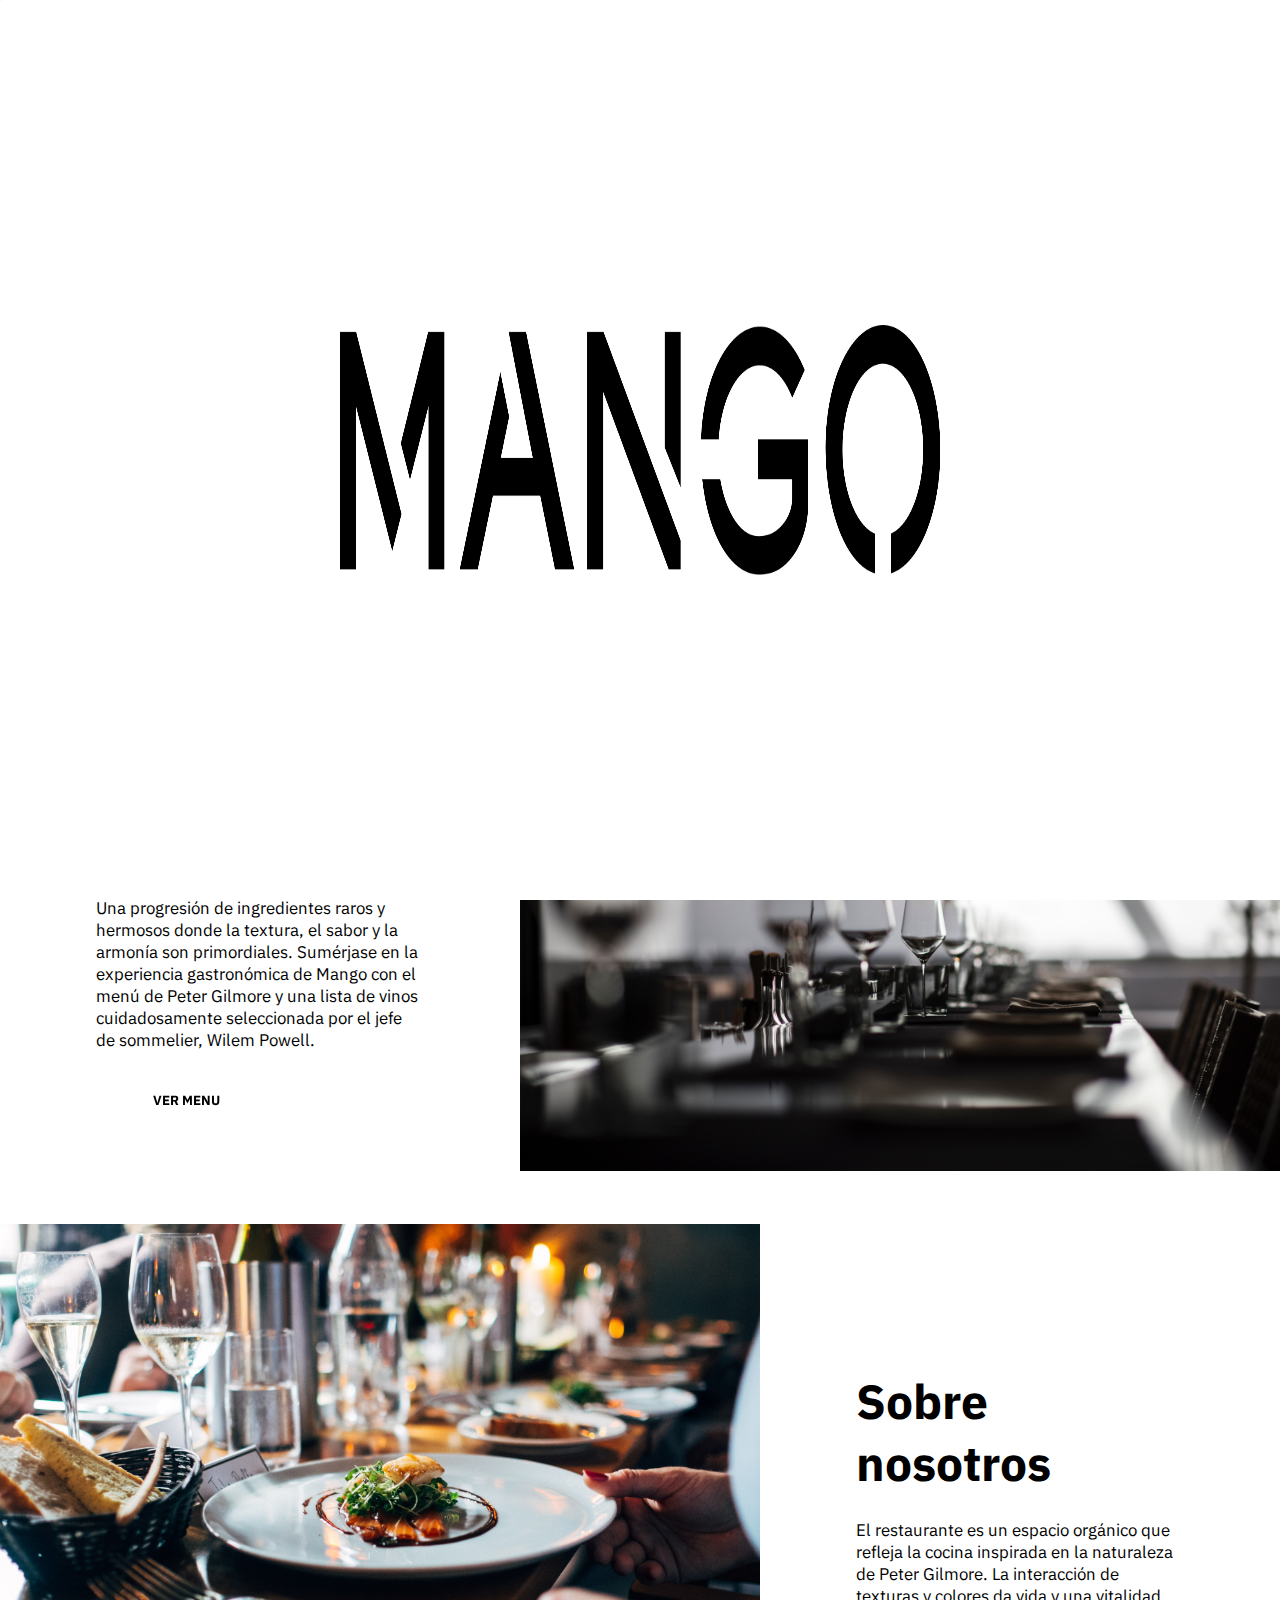
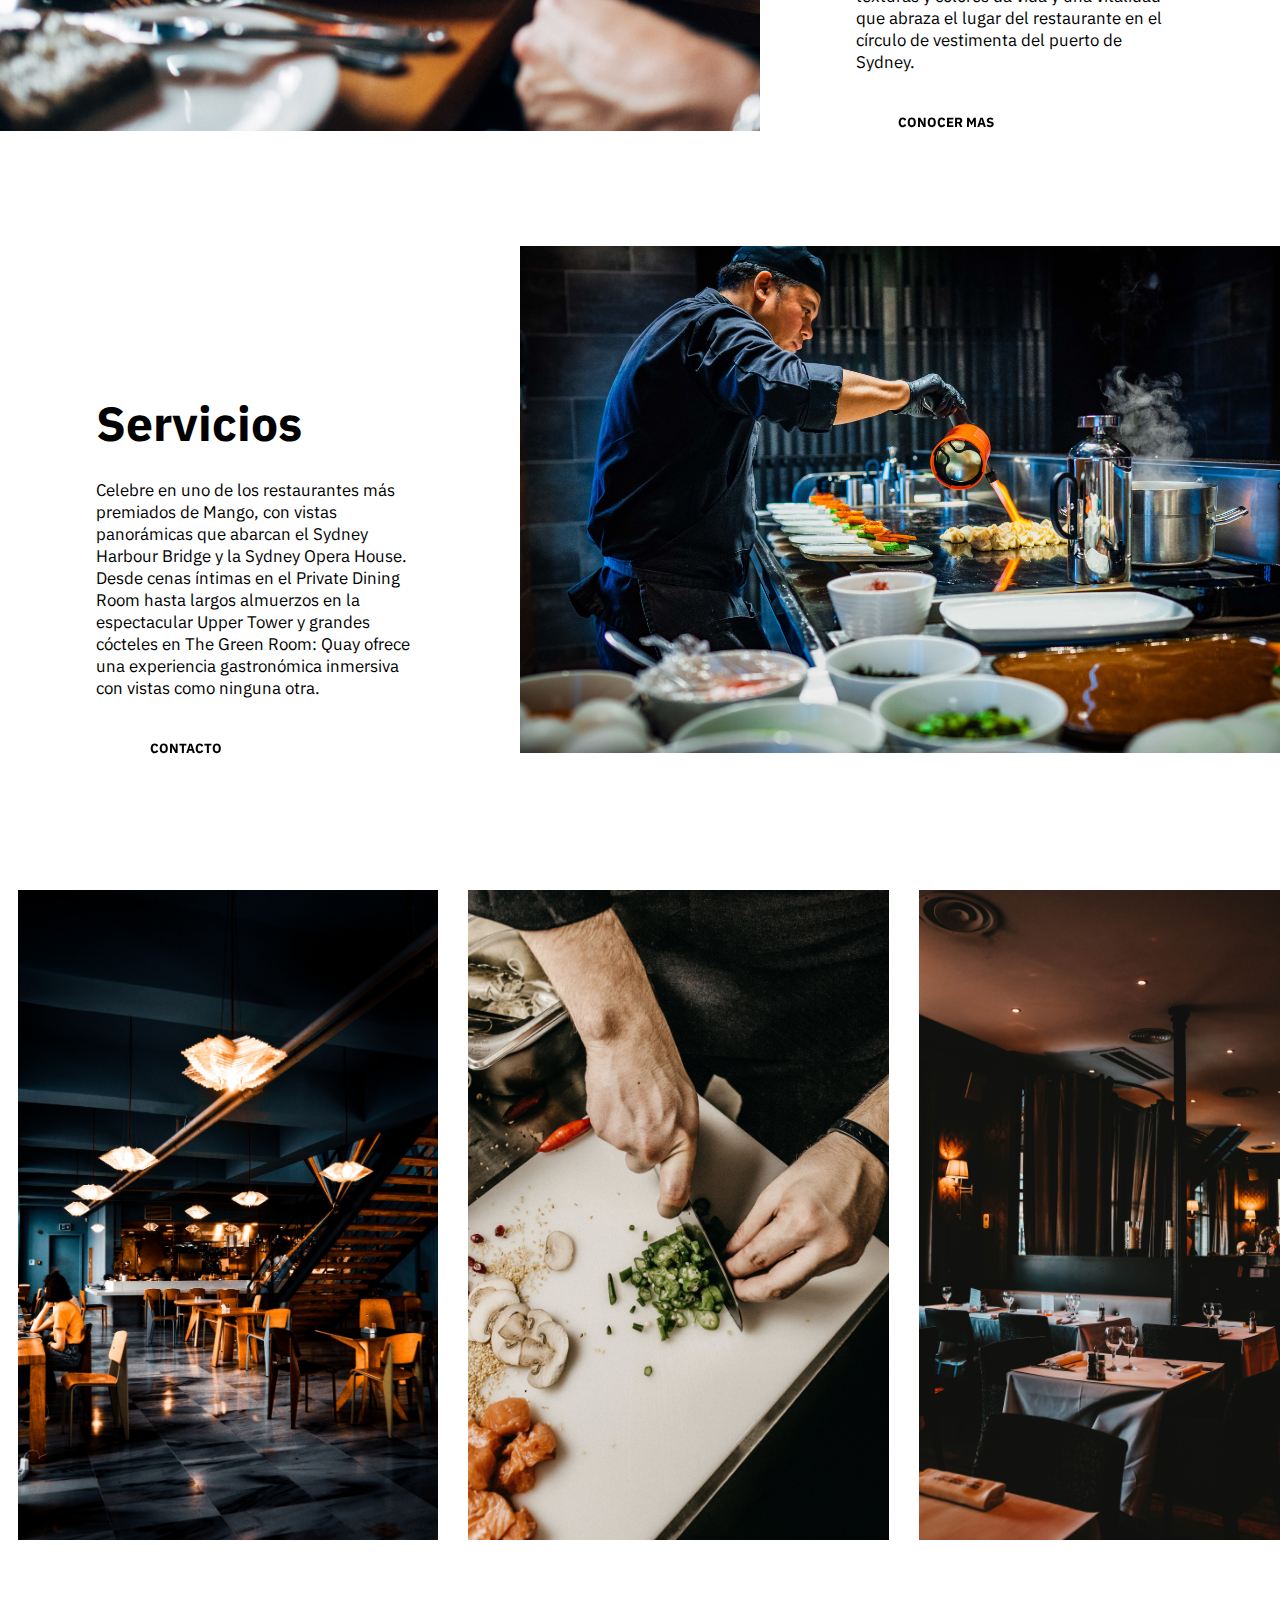
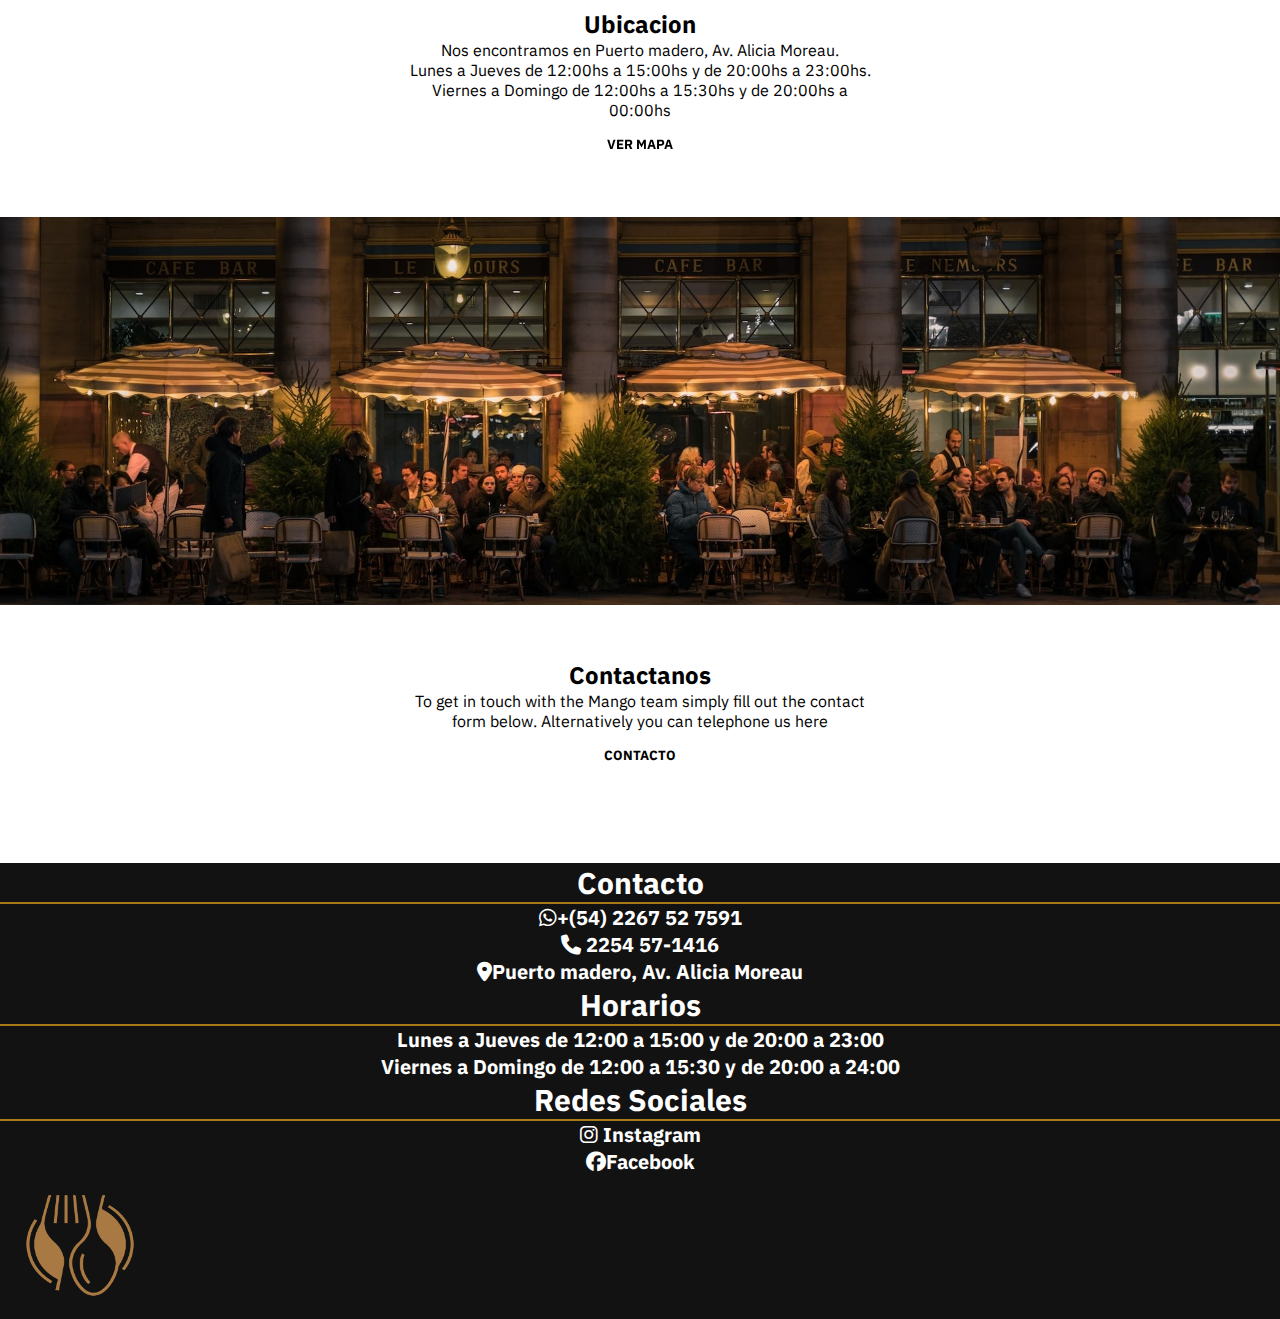
<file: index.html>
<!DOCTYPE html>
<html lang="es">
<head>
    <meta charset="UTF-8">
    <meta http-equiv="X-UA-Compatible" content="IE=edge">
    <meta name="viewport" content="width=device-width, initial-scale=1.0">
    <!-- Seo -->
    <meta name="index" content="Home page">
    <meta name="keywords" content="buenos aires, take away, contacto, consulta">
    <!-- Icon linked -->
    <link rel="shortcut icon" href="../../media/logoNav.png" type="image/x-icon">
    <!-- Fonts linked -->
    <link rel="preconnect" href="https://fonts.googleapis.com">
    <link rel="preconnect" href="https://fonts.gstatic.com" crossorigin>
    <link href="https://fonts.googleapis.com/css2?family=Anuphan&family=Montserrat&family=Roboto&display=swap" rel="stylesheet">
    <!-- Boostrap icons linked -->
    <link rel="stylesheet" href="https://cdn.jsdelivr.net/npm/bootstrap-icons@1.10.5/font/bootstrap-icons.css">
    <!-- Bootstrap linked-->
    <link href="https://cdn.jsdelivr.net/npm/bootstrap@5.0.2/dist/css/bootstrap.min.css" rel="stylesheet" 
    integrity="sha384-EVSTQN3/azprG1Anm3QDgpJLIm9Nao0Yz1ztcQTwFspd3yD65VohhpuuCOmLASjC" crossorigin="anonymous">
    <link rel="stylesheet" href="https://cdnjs.cloudflare.com/ajax/libs/font-awesome/6.1.2/css/all.min.css">
    <link rel="stylesheet" href="https://maxcdn.bootstrapcdn.com/font-awesome/4.5.0/css/font-awesome.min.css">
    <link href="https://fonts.googleapis.com/css2?family=Anuphan&family=Montserrat&family=Roboto&display=swap"
    rel="stylesheet">
    <!-- CSS linked -->
    <link rel="stylesheet" href="index.css">
    <!-- Title -->
    <title>Home - Inicio</title>
</head>
<body>

    <div class="loader" id="loader">
        <img src="../media/mango.png" alt="">
    </div>

    <!-- Header start -->
    <header>
        <img class="logo" src="/media/logoNav.png" alt="logo" width="150px" height="140px">
        <button id="abrir" class="abrirMenu"><i class="bi bi-list"></i></button>
        <nav id="nav" class="nav">
            <button id="cerrar" class="cerrarMenu"><i class="bi bi-x"></i></button>
            <ul class="nav-list">
                <li><a href="/paginas/contacto.html">Contacto</a></li>
                <li><a href="/paginas/sobreNostros.Html">Sobre nosotros</a></li>
                <li><a href="/paginas/reservas.html">Reservar</a></li>
                <li><a href="/paginas/menu.html">Menu</a></li>
                <li><a href="/paginas/servicios.html">Servicios</a></li>
            </ul>
        </nav>
    </header>
    <section class="sectionFondo">
        <img class="fondo" src="media/fondoMain.jpg" alt="fondo1">
        <img id="fondob1" class="fondob" src="media/darryl-low-lMNMJ50Kwgk-unsplash.jpg" alt="fondo1">
        <img class="fondo2" src="media/mango.png" alt="logo" width="450px" height="100px">
    </section>
    <!-- Main start -->
    <main>
        <!-- Section Menu -->
        <section>
            <div class="sqContainer">
                <div class="sq1">
                    <h2>Menu</h2>
                    <p>Una progresión de ingredientes raros y hermosos donde la textura, el sabor y la armonía son primordiales. Sumérjase en la experiencia gastronómica de Mango con el menú de Peter Gilmore y una lista de vinos cuidadosamente seleccionada por el jefe de sommelier, Wilem Powell.</p>
                    <a href="/paginas/menu.html">
                        <button href="index.html" class="menu">
                            <span class="box">
                            Ver menu
                            </span>
                        </button>   
                    </a>
                </div>
                <div class="sq2">
                    <img id="fondoh" class="fondoh" src="media/cuerpo1.jpg" alt="cuerpoUno" height="507px">
                </div>
            </div>
        </section>
        <!-- Section Conocer mas -->
        <section>
            <div class="sqContainer">
                <div class="sq2">
                    <img id="img5" src="media/cuerpo2.jpg" alt="cuerpoDos" height="507px">
                </div>
                <div id="sq1" class="sq1">
                    <h2>Sobre nosotros</h2>
                    <p>El restaurante es un espacio orgánico que refleja la cocina inspirada en la naturaleza de Peter Gilmore. La interacción de texturas y colores da vida y una vitalidad que abraza el lugar del restaurante en el círculo de vestimenta del puerto de Sydney.</p>
                    <a href="/paginas/sobreNostros.Html">
                        <button href="index.html" class="menu">
                            <span class="box">
                            Conocer mas
                            </span>
                        </button>   
                    </a>
                </div>
            </div>
        </section>
        <!-- Section Contacto -->
        <section>
            <div class="sqContainer">
                <div class="sq1">
                    <h2>Servicios</h2>
                    <p>Celebre en uno de los restaurantes más premiados de Mango, con vistas panorámicas que abarcan el Sydney Harbour Bridge y la Sydney Opera House. Desde cenas íntimas en el Private Dining Room hasta largos almuerzos en la espectacular Upper Tower y grandes cócteles en The Green Room: Quay ofrece una experiencia gastronómica inmersiva con vistas como ninguna otra.
                    </p>
                    <a href="/paginas/contacto.html">
                        <button href="/paginas/contacto.html" class="menu">
                            <span class="box">
                            Contacto
                            </span>
                        </button>   
                    </a>
                </div>
                <div class="sq2">
                    <img id="fondoh" src="media/cuerpo3.jpg" alt="cuerpoTres" height="507px">
                </div>
            </div>
        </section>
        <!-- Section Ubicacion -->
        <section>
            <div class="sqContainer2">
                <div class="sq5">
                    <img id="fondoh" src="media/img1.jpg" alt="cuerpoTres" width="33%" height="650px" style="margin: 15px;">
                    <img id="fondoh" src="media/img2.jpg" alt="cuerpoTres" width="33%" height="650px" style="margin: 15px;">
                    <img id="fondov" src="media/img3.jpg" alt="cuerpoTres" width="33%" height="650px" style="margin: 15px;">
                </div>
                <div id="sq3" class="sq3">
                    <h2>Ubicacion</h2>
                    <p>Nos encontramos en Puerto madero, Av. Alicia Moreau.</p> <p> Lunes a Jueves de 12:00hs a 15:00hs y de 20:00hs a 23:00hs.</p> <p>Viernes a Domingo de 12:00hs a 15:30hs y de 20:00hs a 00:00hs</p> 
                    <a href="/paginas/contacto.html">
                        <button class="menu">
                            <span class="box">
                            Ver Mapa
                            </span>
                        </button>   
                    </a>
                </div>
            </div>
        </section>
        <!-- Section Contacto -->
        <section>
            <div class="sqContainer2">
                <div class="sq4">
                    <img src="media/servicios.jpg" alt="cuerpoTres" width="100%">
                </div>
                <div id="sq3" class="sq3">
                    <h2>Contactanos</h2>
                    <p>To get in touch with the Mango team simply fill out the contact form below. Alternatively you can telephone us here</p>
                    <a href="/paginas/contacto.html">
                        <button href="index.html" class="menu">
                            <span class="box">
                            Contacto
                            </span>
                        </button>   
                    </a>
                </div>
            </div>
        </section>
    </main>
    <!-- Footer -->
    <footer class=" pt-2 pb-2">
        <div class="container-fluid text-center text-md-left footer">
            <div class="row">
                <div class="col-sm-12 col-md-6 col-lg-4 mx-auto mt-2">
                    <h4 class="text-uppercase mb-2 font-weight-bold">Contacto</h4>
                    <p class="mb-2"><i class="fa-brands fa-whatsapp"></i>+(54) 2267 52 7591</p>
                    <p class="mb-2"><i class="fa-solid fa-phone"></i> 2254 57-1416</p>
                    <p class="mb-2"><i class="fa-solid fa-location-dot"></i>Puerto madero, Av. Alicia Moreau</p>
                </div>
                <div class="col-sm-12 col-md-6 col-lg-4 mx-auto mt-2">
                    <h4 class="text-uppercase mb-2 font-weight-bold ">Horarios</h4>
                    <p class="mb-2">Lunes a Jueves de 12:00 a 15:00 y de 20:00 a 23:00</p>
                    <p class="mb-2">Viernes a Domingo de 12:00 a 15:30 y de 20:00 a 24:00</p>
                </div>
                <div class="col-sm-12 col- md-6 col-lg-4 mx-auto mt-2">
                    <h4 class="text-uppercase mb-2 font-weight-bold">Redes Sociales</h4>
                    <p class="mb-2">
                        <a class="nav-link" href="https://www.instagram.com/salvattorecarilo/?hl=es-la"> <i
                                class="fa-brands fa-instagram nav-link"></i> Instagram</a>
                    <p class="mb-2">
                        <a class="nav-link" href="https://www.facebook.com/salvattorecarilo"><i class="fa-brands fa-facebook"></i>Facebook</a> 
                    </p>
                </div>
                <div class="col-sm-12 col-md-6 col-lg-4 mx-auto mt-2">
                    <img src="media/logoNav.png" alt="logo" height="140px" width="160px">
                </div>
            </div>
        </div>
    </footer>
    <!-- Script JS -->
    <script src="https://cdn.jsdelivr.net/npm/bootstrap@5.3.0-alpha3/dist/js/bootstrap.bundle.min.js"
        integrity="sha384-ENjdO4Dr2bkBIFxQpeoTz1HIcje39Wm4jDKdf19U8gI4ddQ3GYNS7NTKfAdVQSZe"
        crossorigin="anonymous"></script>
    <script src="/js/index.js"></script>
</body>
</html>
</file>
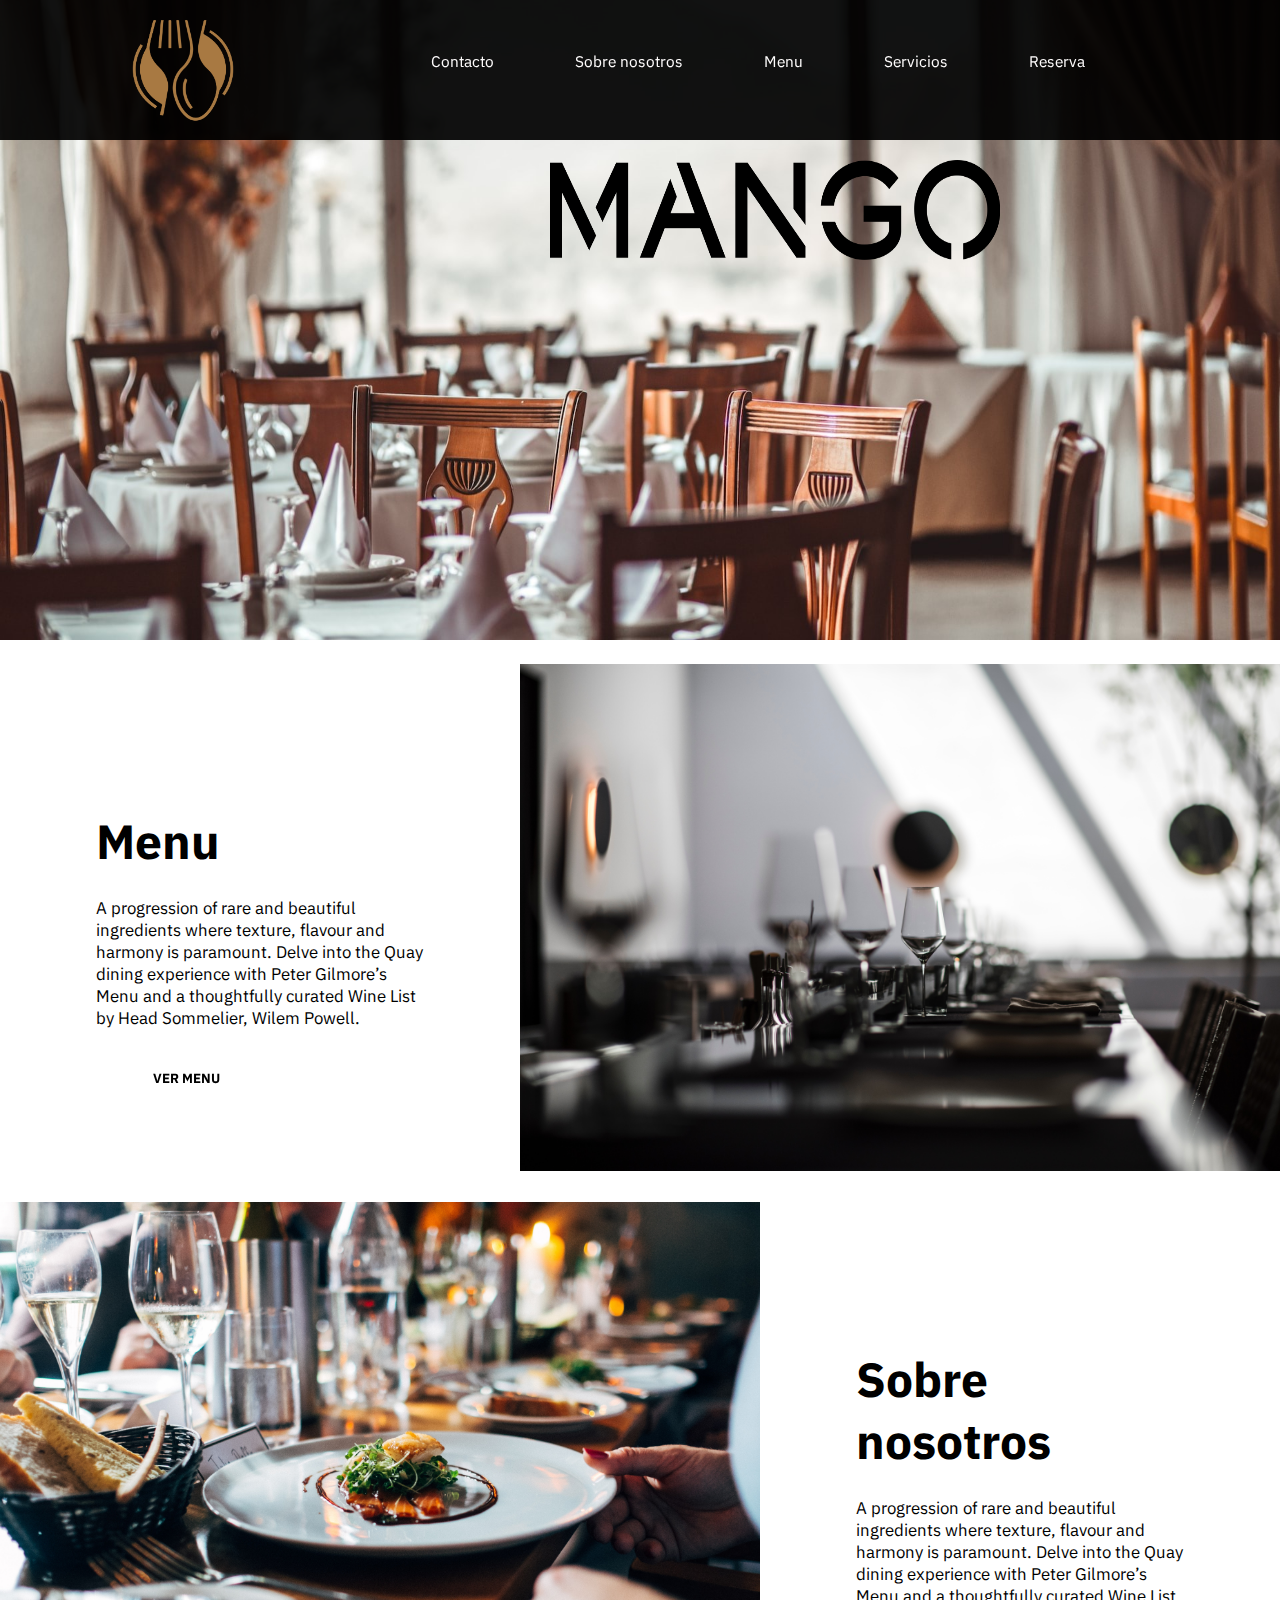
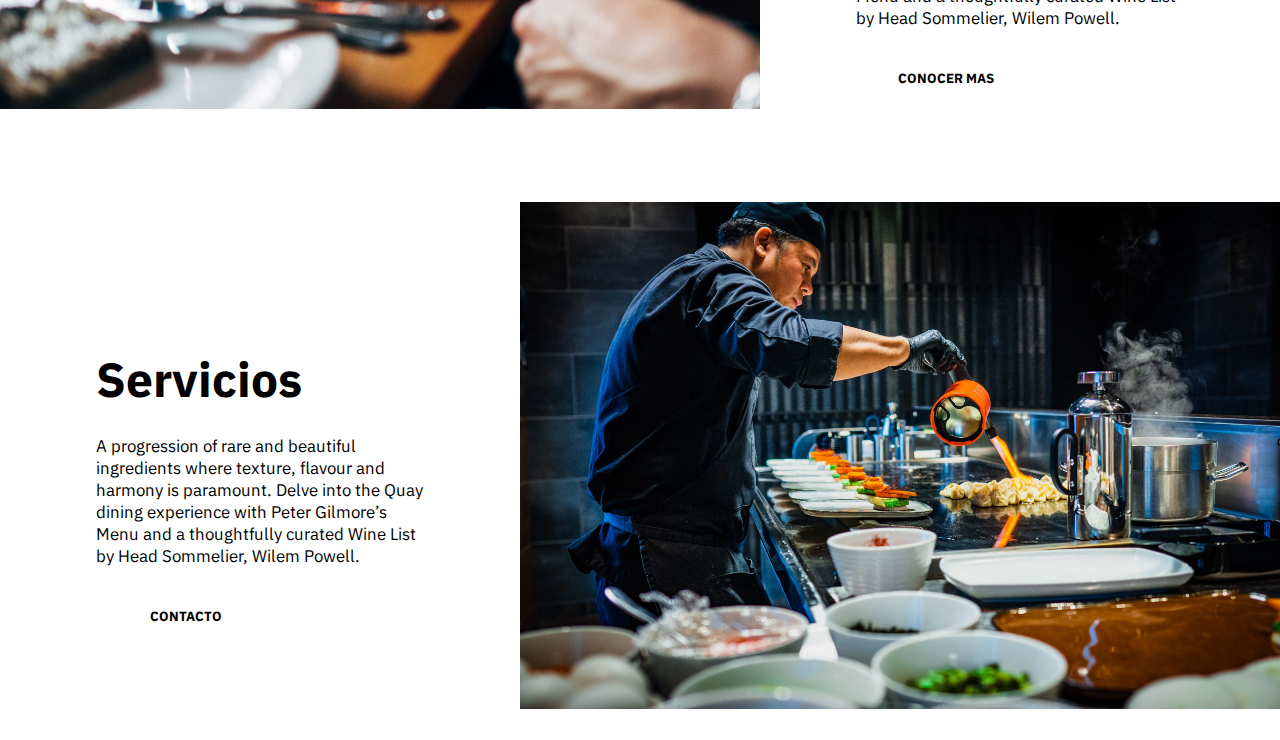
<file: index - lean/index.html>
<!DOCTYPE html>
<html lang="es">
<head>
    <meta charset="UTF-8">
    <meta http-equiv="X-UA-Compatible" content="IE=edge">
    <meta name="viewport" content="width=device-width, initial-scale=1.0">
    <link rel="preconnect" href="https://fonts.googleapis.com">
    <link rel="preconnect" href="https://fonts.gstatic.com" crossorigin>
    <link href="https://fonts.googleapis.com/css2?family=Anuphan&family=Montserrat&family=Roboto&display=swap" rel="stylesheet">
    <link rel="stylesheet" href="index.css">
    <title>Home - Inicio</title>
</head>
<body>
    <header>
        <nav class="abajo">
            <div class="mainDiv">
                <div class="logoDiv">
                    <a href="./index.html">
                        <img class="img" src="../media/logoNav.png" alt="logo" width="150px" height="140px">
                    </a>
                </div>
                <div class="navDiv">
                    <a href="">Contacto</a>
                    <a href="">Sobre nosotros</a>
                    <a href="">Menu</a>
                    <a href="">Servicios</a>
                    <a href="">Reserva</a>
                </div>
            </div>
        </nav>
    </header>   
    <section class="sectionFondo">
        <img class="fondo" src="../media/fondoMain.jpg" alt="fondo1">
        <img class="fondo2" src="../media/mango.png" alt="logo" width="450px" height="100px">
    </section>
    <main>
        <section>
            <div class="sqContainer">
                <div class="sq1">
                    <h2>Menu</h2>
                    <p>A progression of rare and beautiful ingredients where texture, flavour and harmony is paramount. Delve into the Quay dining experience with Peter Gilmore’s Menu and a thoughtfully curated Wine List by Head Sommelier, Wilem Powell.</p>
                    <a href="index.html">
                        <button href="index.html" class="menu">
                            <span class="box">
                            Ver menu
                            </span>
                        </button>   
                    </a>
                </div>
                <div class="sq2">
                    <img src="../media/cuerpo1.jpg" alt="" height="507px">
                </div>
            </div>
        </section>
        <section>
            <div class="sqContainer">
                <div class="sq2">
                    <img src="../media/cuerpo2.jpg" alt="" height="507px">
                </div>
                <div class="sq1">
                    <h2>Sobre nosotros</h2>
                    <p>A progression of rare and beautiful ingredients where texture, flavour and harmony is paramount. Delve into the Quay dining experience with Peter Gilmore’s Menu and a thoughtfully curated Wine List by Head Sommelier, Wilem Powell.</p>
                    <a href="index.html">
                        <button href="index.html" class="menu">
                            <span class="box">
                            Conocer mas
                            </span>
                        </button>   
                    </a>
                </div>
            </div>
        </section>
        <section>
            <div class="sqContainer">
                <div class="sq1">
                    <h2>Servicios</h2>
                    <p>A progression of rare and beautiful ingredients where texture, flavour and harmony is paramount. Delve into the Quay dining experience with Peter Gilmore’s Menu and a thoughtfully curated Wine List by Head Sommelier, Wilem Powell.</p>
                    <a href="index.html">
                        <button href="index.html" class="menu">
                            <span class="box">
                            Contacto
                            </span>
                        </button>   
                    </a>
                </div>
                <div class="sq2">
                    <img src="../media/cuerpo3.jpg" alt="" height="507px">
                </div>
            </div>
        </section>
    </main>
    <script src="./index.js"></script>
</body>
</html>
</file>
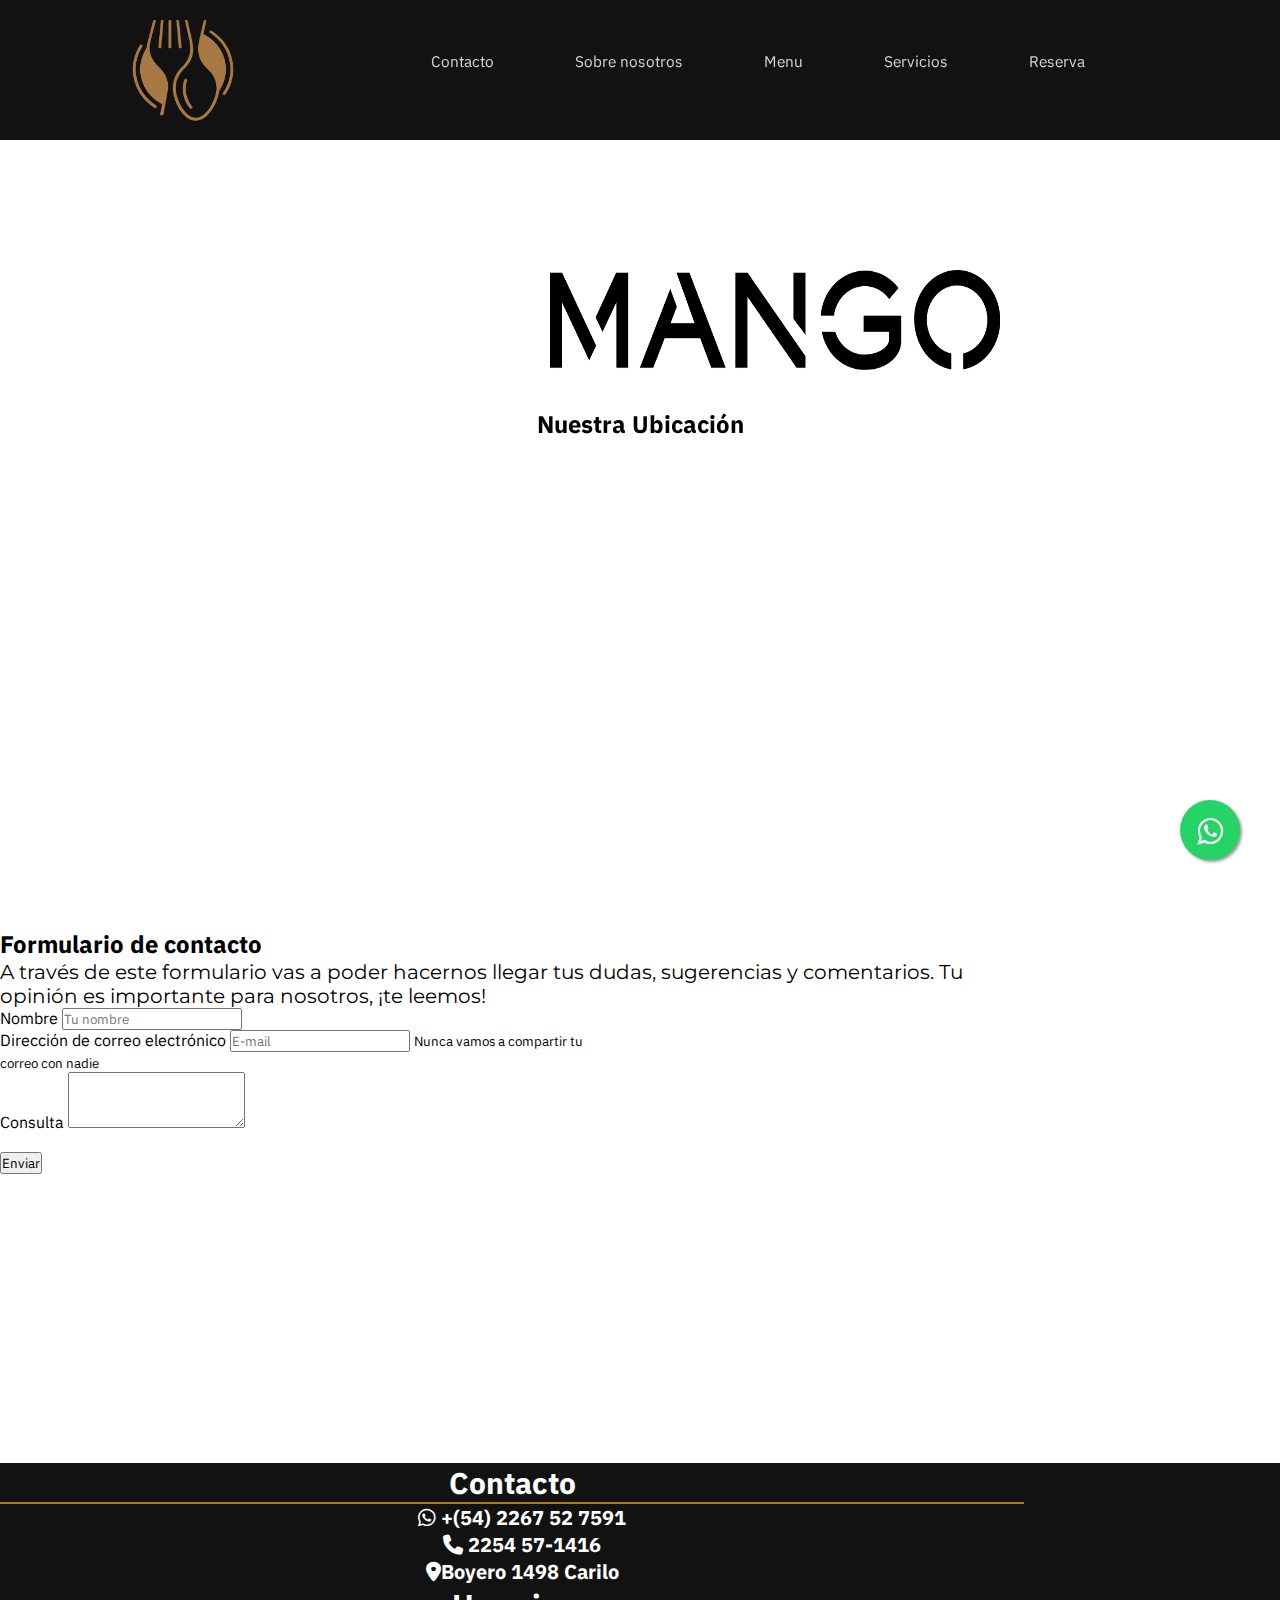
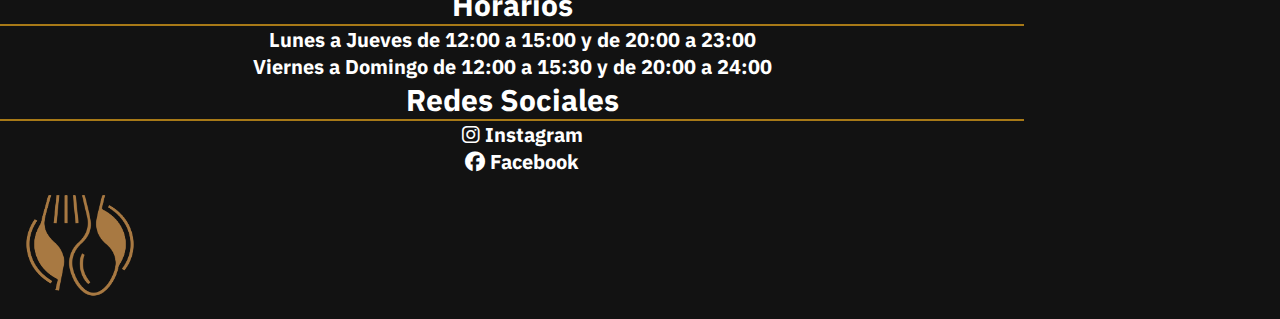
<file: contacto/contacto.html>
<!DOCTYPE html>
<html lang="es">

  <head>
    <meta charset="UTF-8" />
    <meta http-equiv="X-UA-Compatible" content="IE=edge" />
    <meta name="viewport" content="width=device-width, initial-scale=1.0" />
    <meta name="viewport" content="width=device-width, initial-scale=1" />
    <title>Contacto</title>
    <!-- icono titulo -->
    <link rel="icon" href="../media/logoNav.png" type="image/x-icon">
    <!-- SEO-->
    <meta name="description" content="Contacto">
    <meta name="keywords" content="buenos aires, take away, contacto, consulta">
      <!-- Bootstrap-->
    <link href="https://cdn.jsdelivr.net/npm/bootstrap@5.0.2/dist/css/bootstrap.min.css" rel="stylesheet" 
      integrity="sha384-EVSTQN3/azprG1Anm3QDgpJLIm9Nao0Yz1ztcQTwFspd3yD65VohhpuuCOmLASjC" crossorigin="anonymous">
      <link rel="stylesheet" href="https://cdnjs.cloudflare.com/ajax/libs/font-awesome/6.1.2/css/all.min.css">
    <link rel="stylesheet" href="https://maxcdn.bootstrapcdn.com/font-awesome/4.5.0/css/font-awesome.min.css">
    <link href="https://fonts.googleapis.com/css2?family=Anuphan&family=Montserrat&family=Roboto&display=swap"
    rel="stylesheet">
    <!--Fuentes y CSS puro-->
    <link rel="stylesheet" href="../contacto/contacto.css" />
  </head>

<body>
    <!--Inicio-->
    <header>
        <nav class="abajo">
            <div class="mainDiv">
                <div class="logoDiv">
                    <a href="../index - lean/index.html">
                        <img class="img" src="../media/logoNav.png" alt="logo" width="150px" height="140px">
                    </a>
                </div>
                <div class="navDiv">
                    <a href="../contacto/contacto.html">Contacto</a>
                    <a href="../sobrenosotrost/sobreNostros.Html">Sobre nosotros</a>
                    <a href="../menu/menu/menu.html">Menu</a>
                    <a href="../servicios/servicios.html">Servicios</a>
                    <a href="">Reserva</a>
                </div>
            </div>
        </nav>
    </header>   
    <section class="sectionFondo">
        <img class="fondo2" src="../media/mango.png" alt="logo" width="450px" height="100px">
    </section>
    <main>
 <!--Mapa-->
 <div class="mapTitle">
    <h2>Nuestra Ubicación</h2>
 </div>
 <div class="container-fluid">
    <div class="row">
      <div class="col-md-12 d-flex justify-content-center">
        <iframe class="mapa"
          src="https://www.google.com/maps/embed?pb=!1m18!1m12!1m3!1d3179.434709182278!2d-56.90558488891539!3d-37.166138897187075!2m3!1f0!2f0!3f0!3m2!1i1024!2i768!4f13.1!3m3!1m2!1s0x959c9de942d61213%3A0x8de2e3e956e0e62c!2sBoyero%201498%2C%20Caril%C3%B3%2C%20Provincia%20de%20Buenos%20Aires!5e0!3m2!1sen!2sar!4v1682894601096!5m2!1sen!2sar" 
          width="600" height="450" style="border:0;" referrerpolicy="no-referrer-when-downgrade"></iframe>
      </div>
    </div>
  </div>
  <!--Formulario-->
  <div class="container-fluid">
    <div class="row d-flex justify-content-around">
      <h2 class="col-md-12 text-center h3 font-italic font-weight-normal mt-3">Formulario de contacto</h2>
      <p class="col-md-12 text-center descripcion-contacto alineacion-texto-mobile">
        A través de este formulario vas a poder hacernos llegar tus dudas,
        sugerencias y comentarios. Tu opinión es importante para nosotros, ¡te
        leemos!
      </p>
      <form class="formulario">
        <div class="form-group">
          <label for="formGroupExampleInput">Nombre</label>
          <input type="text" class="form-control" id="formGroupExampleInput" placeholder="Tu nombre">
        </div>
        <div class="form-group">
          <label for="exampleInputEmail1">Dirección de correo electrónico</label>
          <input type="email" class="form-control" id="exampleInputEmail1" aria-describedby="emailHelp"
            placeholder="E-mail">
          <small id="emailHelp" class="form-text text-muted">Nunca vamos a compartir tu correo con nadie</small>
        </div>
        <div class="form-group">
          <label for="exampleFormControlTextarea1">Consulta</label>
          <textarea class="form-control" id="exampleFormControlTextarea1" rows="3"></textarea>
        </div>
        <div class="d-flex justify-content-center">
          <button type="submit" class="btn btn-primary" id="boton">Enviar</button>
        </div>
      </form>
    </div>
  </div>
  <footer class=" pt-2 pb-2">

    <div class="container-fluid text-center text-md-left footer">

        <div class="row">


            <div class="col-sm-12 col-md-6 col-lg-4 mx-auto mt-2">
                <h4 class="text-uppercase mb-2 font-weight-bold">Contacto</h4>
                <p class="mb-2">
                    <i class="fa-brands fa-whatsapp"></i> +(54) 2267 52 7591
                </p>
                <p class="mb-2">
                    <i class="fa-solid fa-phone"></i> 2254 57-1416
                </p>

                <p class="mb-2">
                    <i class="fa-solid fa-location-dot"></i>Boyero 1498 Carilo
                </p>

            </div>

            <div class="col-sm-12 col-md-6 col-lg-4 mx-auto mt-2">
                <h4 class="text-uppercase mb-2 font-weight-bold ">Horarios</h4>
                <p class="mb-2">Lunes a Jueves de 12:00 a 15:00 y de 20:00 a 23:00</p>
                <p class="mb-2">Viernes a Domingo de 12:00 a 15:30 y de 20:00 a 24:00</p>
            </div>

            <div class="col-sm-12 col- md-6 col-lg-4 mx-auto mt-2">
                <h4 class="text-uppercase mb-2 font-weight-bold">Redes Sociales</h4>
                <p class="mb-2">
                    <a class="nav-link" href="https://www.instagram.com/salvattorecarilo/?hl=es-la"> <i
                            class="fa-brands fa-instagram nav-link"></i> Instagram</a>
                <p class="mb-2">
                    <a class="nav-link" href="https://www.facebook.com/salvattorecarilo"><i
                            class="fa-brands fa-facebook"></i> Facebook</a>
                </p>

            </div>


            <div class="col-sm-12 col-md-6 col-lg-4 mx-auto mt-2">
                <img src="../media/logoNav.png" alt="logo" height="140px" width="160px">
            </div>

        </div>

    </div>

</footer>

  <!-- Botón WhatsApp -->

  <a href="https://api.whatsapp.com/send?phone=51955081075&text=Hola%21%20Quisiera%20m%C3%A1s%20informaci%C3%B3n%20sobre%20Varela%202." class="float" target="_blank">
    <i class="fa fa-whatsapp my-float"></i>
    </a>

 <!--Scripts -->   
 <script src="https://cdn.jsdelivr.net/npm/bootstrap@5.0.2/dist/js/bootstrap.bundle.min.js" 
       integrity="sha384-MrcW6ZMFYlzcLA8Nl+NtUVF0sA7MsXsP1UyJoMp4YLEuNSfAP+JcXn/tWtIaxVXM" crossorigin="anonymous"></script>
       <script src="https://unpkg.com/aos@2.3.1/dist/aos.js"></script>
       <script>
           AOS.init();
       </script>


       <script src="https://cdn.jsdelivr.net/npm/bootstrap@5.3.0-alpha3/dist/js/bootstrap.bundle.min.js"
           integrity="sha384-ENjdO4Dr2bkBIFxQpeoTz1HIcje39Wm4jDKdf19U8gI4ddQ3GYNS7NTKfAdVQSZe"
           crossorigin="anonymous"></script>
       <script src="../../index - lean/index.js"></script>
</body>

</html>
</file>
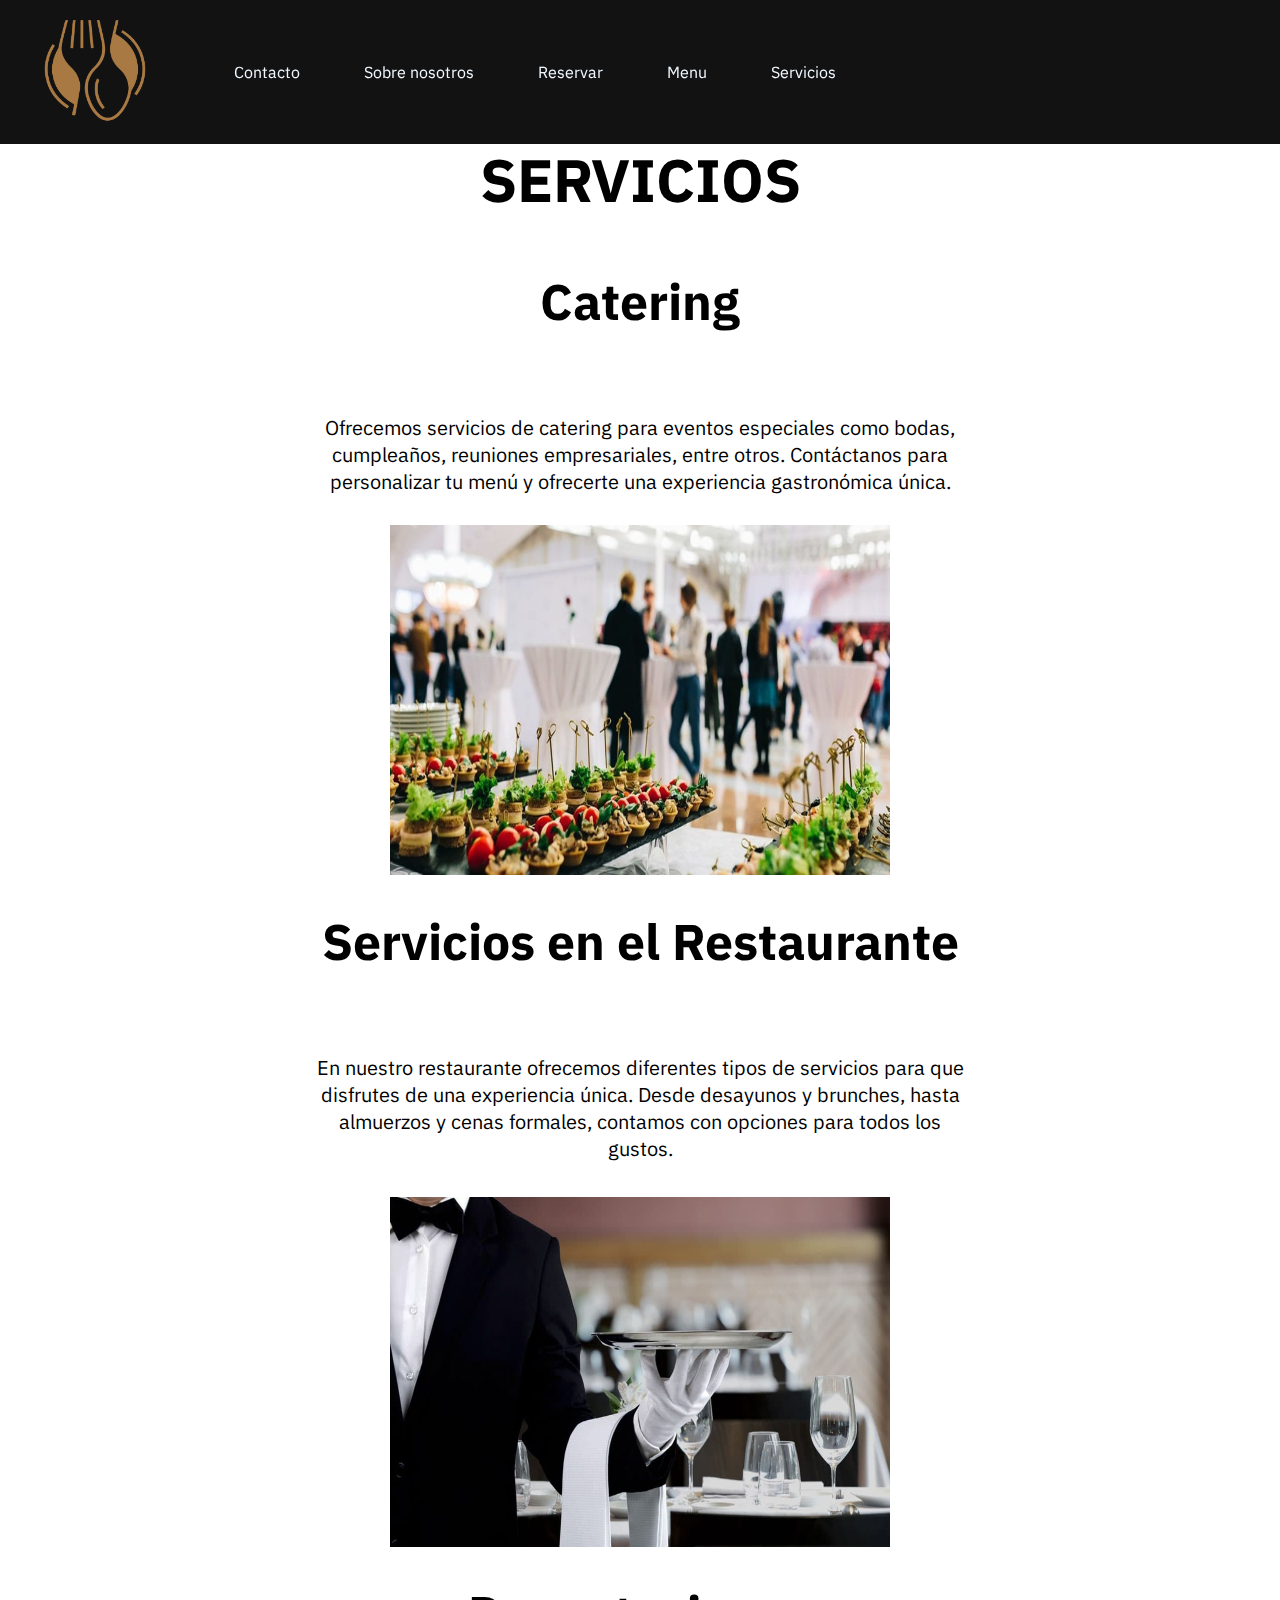
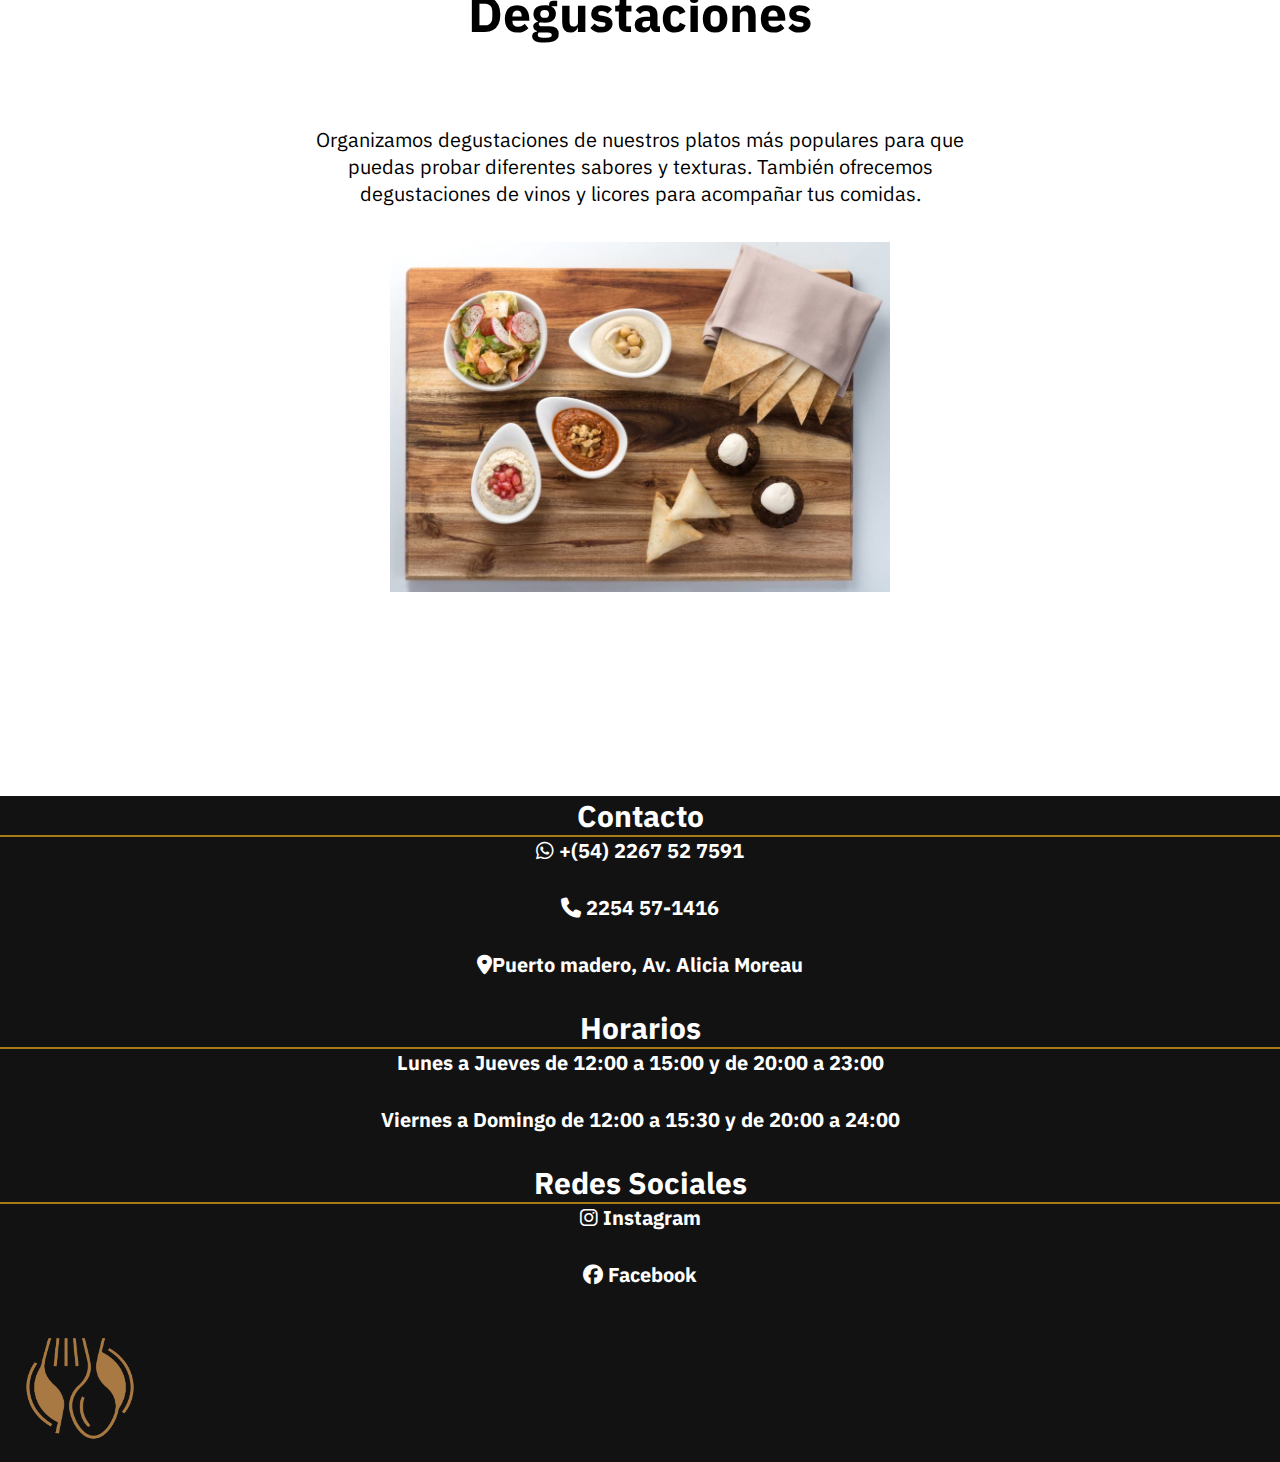
<file: paginas/servicios.html>
<!DOCTYPE html>
<html>

<head>
    <meta charset="UTF-8">
    <meta name="viewport" content="width=device-width, initial-scale=1.0">
    <title>Servicios del Restaurante</title>
    <!-- Icon linked -->
    <link rel="shortcut icon" href="../../media/logoNav.png" type="image/x-icon">
    <link href="https://unpkg.com/aos@2.3.1/dist/aos.css" rel="stylesheet">
    <link href="https://fonts.googleapis.com/css2?family=Anuphan&family=Montserrat&family=Roboto&display=swap"
        rel="stylesheet">
    <link rel="stylesheet" href="https://cdnjs.cloudflare.com/ajax/libs/font-awesome/6.1.2/css/all.min.css">
    <link href="https://cdn.jsdelivr.net/npm/bootstrap@5.3.0-alpha3/dist/css/bootstrap.min.css" rel="stylesheet"
        integrity="sha384-KK94CHFLLe+nY2dmCWGMq91rCGa5gtU4mk92HdvYe+M/SXH301p5ILy+dN9+nJOZ" crossorigin="anonymous">
    <link rel=StyleSheet href="../css/servicios.css" type="text/css">
     <!-- Boostrap icons linked -->
     <link rel="stylesheet" href="https://cdn.jsdelivr.net/npm/bootstrap-icons@1.10.5/font/bootstrap-icons.css">

    <style>
        .center {
            display: block;
            margin-left: auto;
            margin-right: auto;
        }
    </style>

</head>

<body>
     <!-- Header start -->
     <header>
        <a href="../index.html"><img class="logo" src="../media/logoNav.png" alt="logo" width="150px" height="140px"></a>
        <button id="abrir" class="abrirMenu"><i class="bi bi-list"></i></button>
        <nav id="nav" class="nav">
            <button id="cerrar" class="cerrarMenu"><i class="bi bi-x"></i></button>
            <ul class="nav-list">
                <li><a href="/paginas/contacto.html">Contacto</a></li>
                <li><a href="/paginas/sobreNostros.Html">Sobre nosotros</a></li>
                <li><a href="/paginas/reservas.html">Reservar</a></li>
                <li><a href="/paginas/menu.html">Menu</a></li>
                <li><a href="/paginas/servicios.html">Servicios</a></li>
            </ul>
        </nav>
    </header>
    <main>

        <h1> SERVICIOS </h1>

        <div id="catering">

            <h2>Catering</h2>
            <p id="ct"> Ofrecemos servicios de catering para eventos especiales como bodas, cumpleaños, reuniones
                empresariales, entre otros.
                Contáctanos para personalizar tu menú y ofrecerte una experiencia gastronómica única.</p>
            <img class="catering" src="../media/catering.jpg" alt="imagenCatering">



        </div>



        <div id="servicios">
            <h2>Servicios en el Restaurante</h2>
            <p>En nuestro restaurante ofrecemos diferentes tipos de servicios para que disfrutes de una experiencia
                única.
                Desde desayunos y brunches, hasta almuerzos y cenas formales, contamos con opciones para todos los
                gustos.</p>
            <img class="imgServDeg" src="../media/maitre.jpg" alt="imagenMaitre">

        </div>



        <div id="degustaciones">
            <h2>Degustaciones</h2>
            <p>Organizamos degustaciones de nuestros platos más populares para que puedas probar diferentes sabores y
                texturas.
                También ofrecemos degustaciones de vinos y licores para acompañar tus comidas.</p>
            <img class="imgServDeg" src="../media/degustacion.jpg" alt="imagenDegustacion">
        </div>
        <script src="https://unpkg.com/aos@2.3.1/dist/aos.js"></script>
    </main>
    <footer class=" pt-2 pb-2">

        <div class="container-fluid text-center text-md-left footer">

            <div class="row">


                <div class="col-sm-12 col-md-6 col-lg-4 mx-auto mt-2">
                    <h4 class="text-uppercase mb-2 font-weight-bold">Contacto</h4>
                    <p class="mb-2">
                        <i class="fa-brands fa-whatsapp"></i> +(54) 2267 52 7591
                    </p>
                    <p class="mb-2">
                        <i class="fa-solid fa-phone"></i> 2254 57-1416
                    </p>

                    <p class="mb-2">
                        <i class="fa-solid fa-location-dot"></i>Puerto madero, Av. Alicia
                        Moreau
                    </p>

                </div>

                <div class="col-sm-12 col-md-6 col-lg-4 mx-auto mt-2">
                    <h4 class="text-uppercase mb-2 font-weight-bold ">Horarios</h4>
                    <p class="mb-2">Lunes a Jueves de 12:00 a 15:00 y de 20:00 a 23:00</p>
                    <p class="mb-2">Viernes a Domingo de 12:00 a 15:30 y de 20:00 a 24:00</p>
                </div>

                <div class="col-sm-12 col- md-6 col-lg-4 mx-auto mt-2">
                    <h4 class="text-uppercase mb-2 font-weight-bold">Redes Sociales</h4>
                    <p class="mb-2">
                        <a class="nav-link" href="https://www.instagram.com/salvattorecarilo/?hl=es-la"> <i
                                class="fa-brands fa-instagram nav-link"></i> Instagram</a>
                    <p class="mb-2">
                        <a class="nav-link" href="https://www.facebook.com/salvattorecarilo"><i
                                class="fa-brands fa-facebook"></i>
                            Facebook</a>
                    </p>

                </div>


                <div class="col-sm-12 col-md-6 col-lg-4 mx-auto mt-2">
                    <img src="../media/logoNav.png" alt="logo" height="140px" width="160px">
                </div>

            </div>

        </div>

    </footer>
    <script src="https://cdn.jsdelivr.net/npm/bootstrap@5.3.0-alpha3/dist/js/bootstrap.bundle.min.js"
        integrity="sha384-ENjdO4Dr2bkBIFxQpeoTz1HIcje39Wm4jDKdf19U8gI4ddQ3GYNS7NTKfAdVQSZe"
        crossorigin="anonymous"></script>
    <script src="../js/index.js"></script>
</body>
</file>
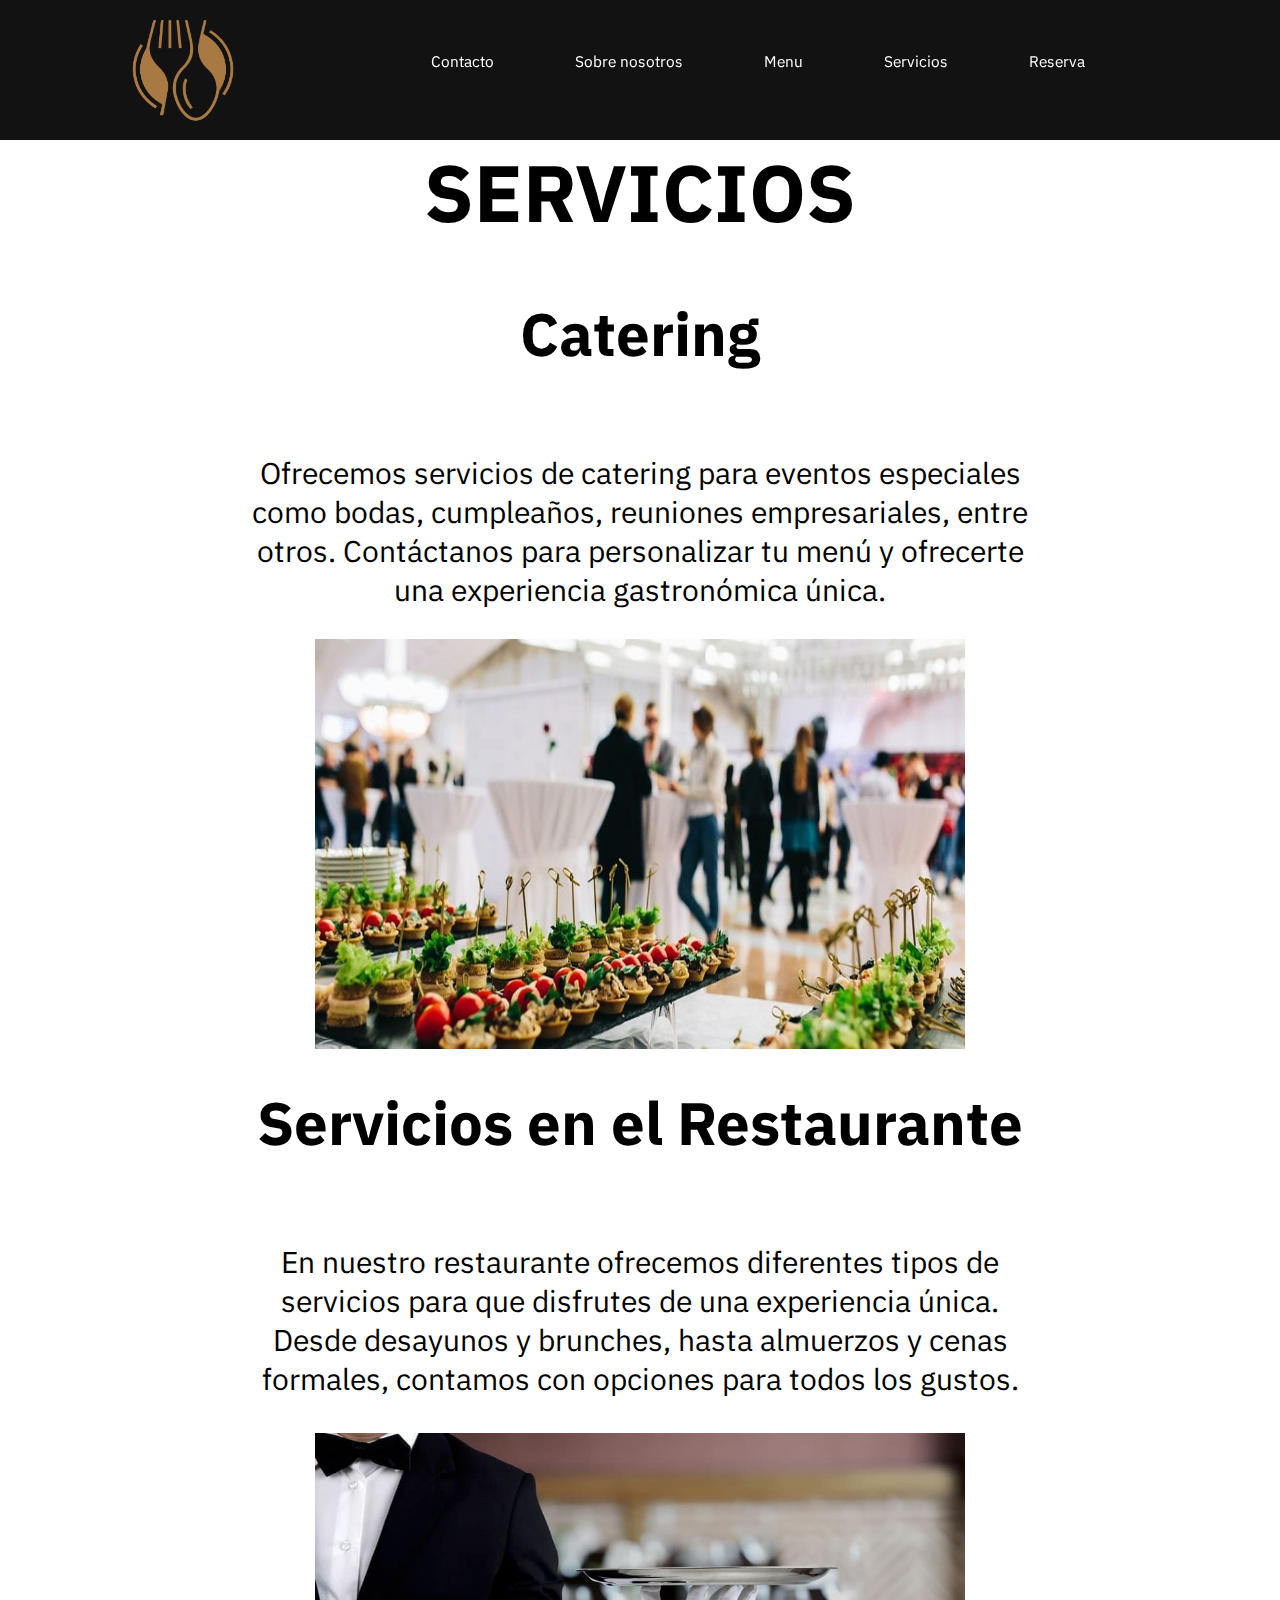
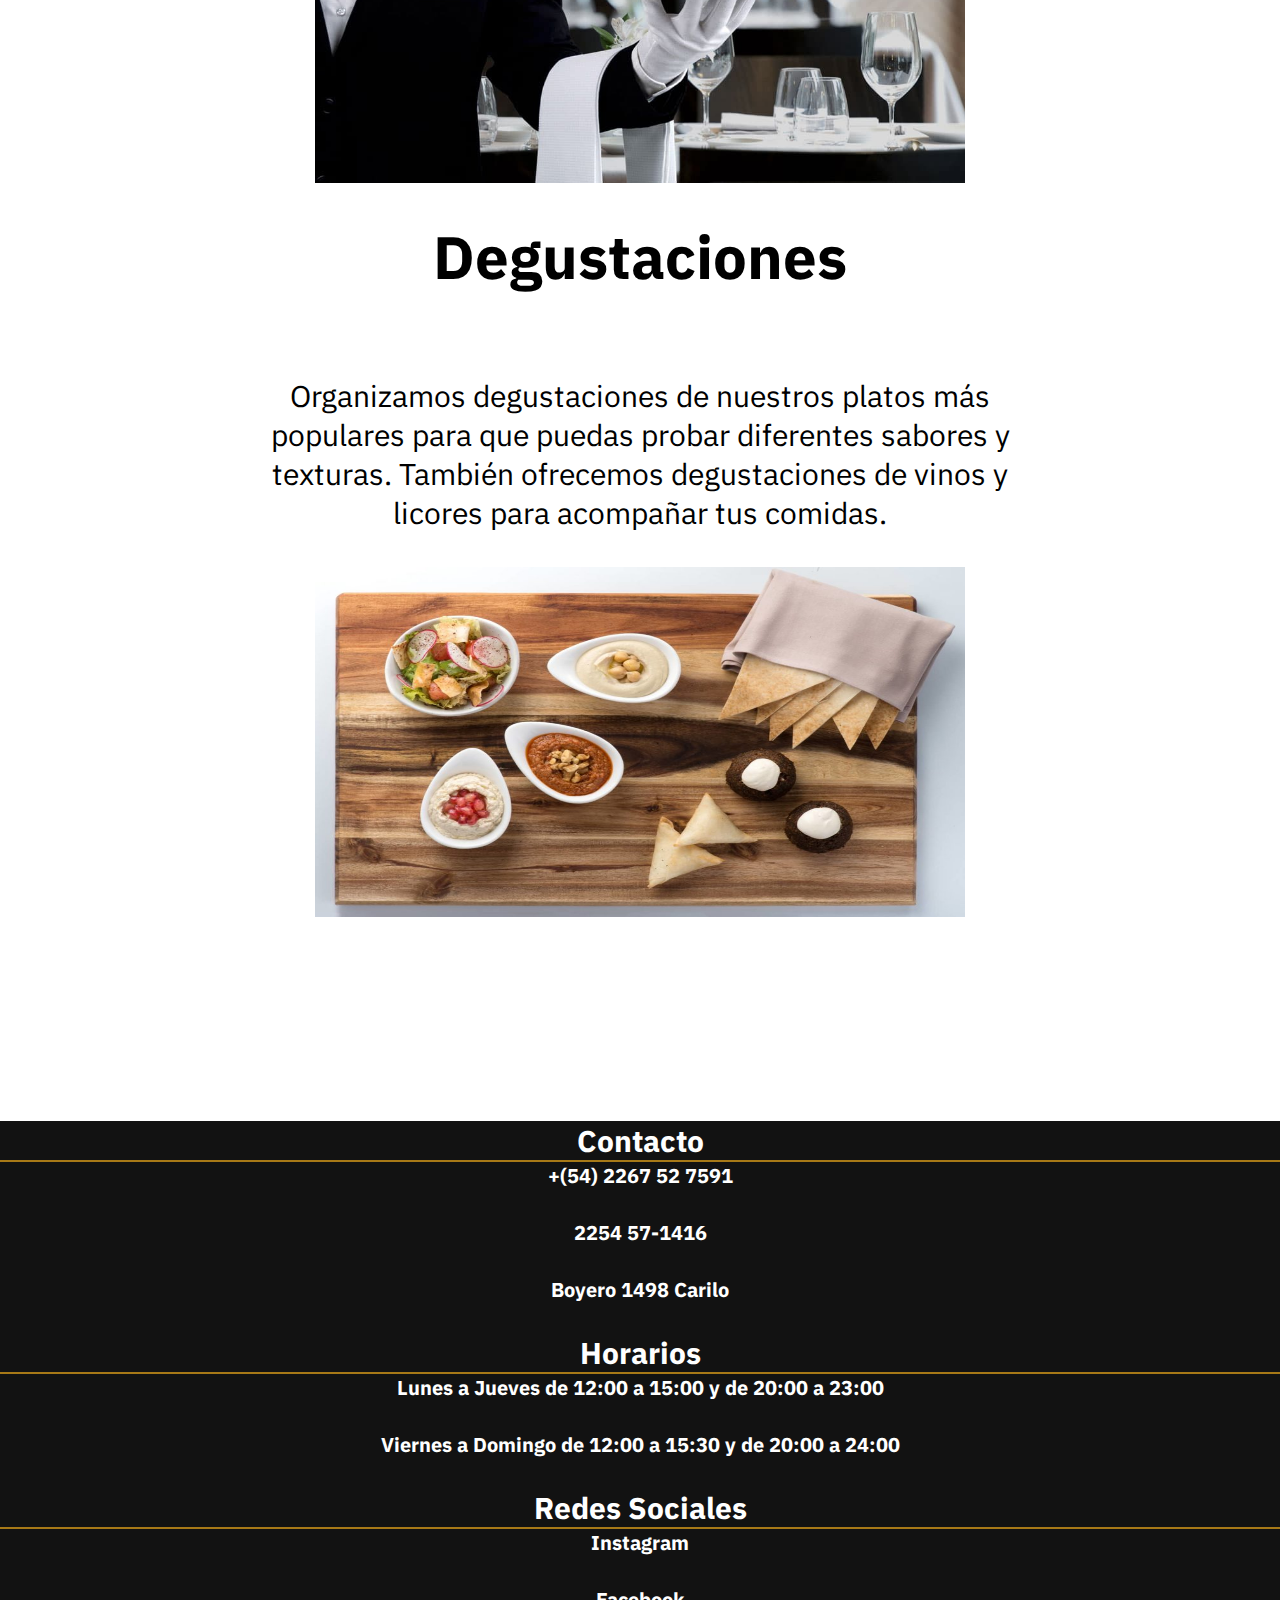
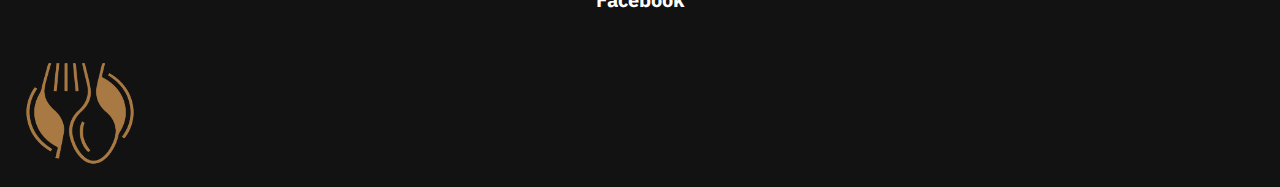
<file: servicios/servicios.html>
<!DOCTYPE html>
<html>

<head>
    <meta charset="UTF-8">
    <meta name="viewport" content="width=device-width, initial-scale=1.0">
    <title>Servicios del Restaurante</title>
    <link href="https://unpkg.com/aos@2.3.1/dist/aos.css" rel="stylesheet">
    <link href="https://fonts.googleapis.com/css2?family=Anuphan&family=Montserrat&family=Roboto&display=swap"
        rel="stylesheet">
    <link href="https://cdn.jsdelivr.net/npm/bootstrap@5.3.0-alpha3/dist/css/bootstrap.min.css" rel="stylesheet"
        integrity="sha384-KK94CHFLLe+nY2dmCWGMq91rCGa5gtU4mk92HdvYe+M/SXH301p5ILy+dN9+nJOZ" crossorigin="anonymous">
    <link rel=StyleSheet href="servicios.css" type="text/css">

    <style>
        .center {
            display: block;
            margin-left: auto;
            margin-right: auto;
        }
    </style>

</head>

<body>
    <header>
        <nav class="abajo">
            <div class="mainDiv">
                <div class="logoDiv">
                    <a href="./index.html">
                        <img class="img" src="../media/logoNav.png" alt="logo" width="150px" height="140px">
                    </a>
                </div>
                <div class="navDiv">
                    <a href="">Contacto</a>
                    <a href="">Sobre nosotros</a>
                    <a href="">Menu</a>
                    <a href="">Servicios</a>
                    <a href="">Reserva</a>
                </div>
            </div>
        </nav>
    </header>
    <main>

        <h1> SERVICIOS </h1>

        <div id="catering">

            <h2>Catering</h2>
            <p id="ct"> Ofrecemos servicios de catering para eventos especiales como bodas, cumpleaños, reuniones
                empresariales, entre otros.
                Contáctanos para personalizar tu menú y ofrecerte una experiencia gastronómica única.</p>
            <img class="catering" src="../media/catering.jpg">



        </div>



        <div id="servicios">
            <h2>Servicios en el Restaurante</h2>
            <p>En nuestro restaurante ofrecemos diferentes tipos de servicios para que disfrutes de una experiencia
                única.
                Desde desayunos y brunches, hasta almuerzos y cenas formales, contamos con opciones para todos los
                gustos.</p>
            <img class="imgServDeg" src="../media/maitre.jpg">

        </div>



        <div id="degustaciones">
            <h2>Degustaciones</h2>
            <p>Organizamos degustaciones de nuestros platos más populares para que puedas probar diferentes sabores y
                texturas.
                También ofrecemos degustaciones de vinos y licores para acompañar tus comidas.</p>
            <img class="imgServDeg" src="../media/degustacion.jpg">
        </div>
        <script src="https://unpkg.com/aos@2.3.1/dist/aos.js"></script>
    </main>
    <footer class=" pt-2 pb-2">

        <div class="container-fluid text-center text-md-left footer">

            <div class="row">


                <div class="col-sm-12 col-md-6 col-lg-4 mx-auto mt-2">
                    <h4 class="text-uppercase mb-2 font-weight-bold">Contacto</h4>
                    <p class="mb-2">
                        <i class="fa-brands fa-whatsapp"></i> +(54) 2267 52 7591
                    </p>
                    <p class="mb-2">
                        <i class="fa-solid fa-phone"></i> 2254 57-1416
                    </p>

                    <p class="mb-2">
                        <i class="fa-solid fa-location-dot"></i>Boyero 1498 Carilo
                    </p>

                </div>

                <div class="col-sm-12 col-md-6 col-lg-4 mx-auto mt-2">
                    <h4 class="text-uppercase mb-2 font-weight-bold ">Horarios</h4>
                    <p class="mb-2">Lunes a Jueves de 12:00 a 15:00 y de 20:00 a 23:00</p>
                    <p class="mb-2">Viernes a Domingo de 12:00 a 15:30 y de 20:00 a 24:00</p>
                </div>

                <div class="col-sm-12 col- md-6 col-lg-4 mx-auto mt-2">
                    <h4 class="text-uppercase mb-2 font-weight-bold">Redes Sociales</h4>
                    <p class="mb-2">
                        <a class="nav-link" href="https://www.instagram.com/salvattorecarilo/?hl=es-la"> <i
                                class="fa-brands fa-instagram nav-link"></i> Instagram</a>
                    <p class="mb-2">
                        <a class="nav-link" href="https://www.facebook.com/salvattorecarilo"><i
                                class="fa-brands fa-facebook"></i>
                            Facebook</a>
                    </p>

                </div>


                <div class="col-sm-12 col-md-6 col-lg-4 mx-auto mt-2">
                    <img src="../media/logoNav.png" alt="logo" height="140px" width="160px">
                </div>

            </div>

        </div>

    </footer>
    <script src="https://cdn.jsdelivr.net/npm/bootstrap@5.3.0-alpha3/dist/js/bootstrap.bundle.min.js"
        integrity="sha384-ENjdO4Dr2bkBIFxQpeoTz1HIcje39Wm4jDKdf19U8gI4ddQ3GYNS7NTKfAdVQSZe"
        crossorigin="anonymous"></script>
    <script src="../index - lean/index.js"></script>
</body>
</file>
<file: index.css>
*{
    font-family: 'Anuphan', sans-serif;
    margin: 0;
    padding: 0;
}
header{
    display: flex;
    align-items: center;
    justify-content:space-around;
    background-color: rgba(0, 0, 0, 0.93);
    z-index: 0;
    position: fixed;
    width: 100%;
}
.nav-list{
    list-style-type: none;
    display: flex;
    gap: 1rem;
    margin-right: 400px;
}
.nav-list li a {
    text-decoration: none;
    color: aliceblue;
    padding: 1.5em;
}
.abrirMenu{
    display: none;
    border: 0;
    background-color: transparent;
    font-size: 1.25rem;
    cursor: pointer;
    color: aliceblue;
}

.cerrarMenu{
    display: none;
    border: 0;
    background-color: transparent;
    font-size: 1.25rem;
    cursor: pointer;
    color: aliceblue;

}

.loader{
    background-color: white;
    width: 100%;
    height: 100vh;
    display: flex;
    justify-content: center;
    align-items: center;
    position: fixed;
    top: 0;
    left: 0 ;
    z-index: 10000;
    clip-path: circle(70.7% at 50% 50%);
    transition: clip-path 1s ease-in-out;
  }
  
  .loader2{
    clip-path: circle(0% at 50% 50%);
  }
  
  .loader img{
    height: 250px;
    width: 600px;
  }

@media screen and (max-width: 550px){

    .abrirMenu{
        display: block;
    }

    .cerrarMenu{
        display: block;
    }

    .nav.visible{
        opacity: 1;
        visibility: visible;
    }

    .loader img{
        height: 150px;
        width: 400px;
      }

    .nav{
        opacity: 0;
        visibility: hidden;
        display: flex;
        flex-direction: column;
        position: absolute;
        align-items: end;
        gap: 1rem;
        top: 0;
        right: 0;
        bottom: 0;
        background-color: rgba(0, 0, 0, 0.93);
        padding: 2rem;
        box-shadow: 0 0 0 100vmax rgba(0, 0, 0, 0.93);
    }

    .nav-list{
        flex-direction: column;
        align-items: end;
        margin-right: 1px;
    }

    .fondo{
        display: none;
    }
    #sq1{
        display: none;
    }
    #fondov{
        width: 100%;
    }
    #img5{
        width: 100%;
    }
    #fondoh{
        display: none;
    }

    #fondob1{
        display: block;
        width: 100%;
    }
    .fondo2{
       display: none;
    }
    #sq3{
        display: none;
    }
}


/*  */

.fondob{
    display:none;
}
.fondoh{
    display: block;
}
.fondo2{
    margin-top: -500px;
    margin-left: 550px;
    margin-bottom: 400px;
}
.fondo{
    width: 100%;
    height: 100%;
}

.sqContainer{
    display: flex;
}

.sq2{
    display: block;
}

.sq1{
    padding: 6em;
    margin-top: 50px;
}

.sq1 h2{
    margin-bottom: 25px;
    font-size: 3em;
}

.sq1 p{
    font-size: 1.05em;
    margin-bottom: 25px;
}

.sq3{
    text-align: center;
    margin-left: 400px;
    margin-right: 400px;
    margin-top: 50px;
}

.sq5{
    display: flex;
    padding: 3px;
}

.sqContainer2{
    margin-bottom: 45px;
}

.box {
    width: 140px;
    height: auto;
    float: left;
    transition: .5s linear;
    position: relative;
    display: block;
    overflow: hidden;
    padding: 15px;
    text-align: center;
    margin: 0 5px;
    background: transparent;
    text-transform: uppercase;
    font-weight: 900;
}
  
.box:before {
    position: absolute;
    content: '';
    left: 0;
    bottom: 0;
    height: 4px;
    width: 100%;
    border-bottom: 4px solid transparent;
    border-left: 4px solid transparent;
    box-sizing: border-box;
    transform: translateX(100%);
}
  
.box:after {
    position: absolute;
    content: '';
    top: 0;
    left: 0;
    width: 100%;
    height: 4px;
    border-top: 4px solid transparent;
    border-right: 4px solid transparent;
    box-sizing: border-box;
    transform: translateX(-100%);
}
  
.box:hover {
    box-shadow: 0 5px 15px rgba(0, 0, 0, 0.5);
}
  
.box:hover:before {
    border-color: #262626;
    height: 100%;
    transform: translateX(0);
    transition: .3s transform linear, .3s height linear .3s;
}
  
.box:hover:after {
    border-color: #262626;
    height: 100%;
    transform: translateX(0);
    transition: .3s transform linear, .3s height linear .5s;
}

.box a{
    text-decoration: none;
    color: black;
}
  
.menu{
    color: black;
    text-decoration: none;
    cursor: pointer;
    outline: none;
    border: none;
    background: transparent;
}
footer {
    width: 100%;
    margin-top: 80px;
    background-color: rgba(0, 0, 0, 0.93);
    font-weight: bold; }
    footer p {
    text-align: center;
    font-size: 20px;
    color: white;
}
footer h4 {
    text-align: center;
    font-size: 20px;
    color: white;
    font-size: 30px;

    border-bottom: 2px solid #A77917; }
footer i {
    text-align: center;
    font-size: 20px;
    color: white; }
footer .nav-link {
    text-decoration: none;
    color: white; }
      


@media screen and (max-width: 1200px){
    .abrirMenu{
        display: block;
    }
    
    .cerrarMenu{
        display: block;
    }
    
    .loader img{
        height: 200px;
        width: 500px;
      }

    .nav.visible{
        opacity: 1;
        visibility: visible;
    }
    
    .nav{
        opacity: 0;
        visibility: hidden;
        display: flex;
        flex-direction: column;
        position: absolute;
        align-items: end;
        gap: 1rem;
        top: 0;
        right: 0;
        bottom: 0;
        background-color: rgba(0, 0, 0, 0.93);
        padding: 2rem;
        box-shadow: 0 0 0 100vmax rgba(0, 0, 0, 0.93);
    }
    
    .nav-list{
        flex-direction: column;
        align-items: end;
        margin-right: 1px;
    }
    
    .imagenesMenu{
        display: none;
    }
    .fondo{
        display: none;
    }
    #sq1{
        display: none;
    }
    #fondov{
        width: 100%;
    }
    #img5{
        width: 100%;
    }
    #fondoh{
        display: none;
    }

    #fondob1{
        display: block;
        width: 100%;
    }
    .fondo2{
       display: none;
    }
    #sq3{
        display: none;
    }
}

@media screen and (max-width: 1660px) {
    h1::after, h1::before{
        display: none;
    }
}

.divCentral{
    text-align: center;
    align-items: center;
    align-content: center;
    justify-self: center;
    justify-content: center;
    justify-items: center;
    display: flex;
    flex-direction: column;
    flex-wrap: wrap;
}

.labelDiv{
    padding: 1em;
}

.diaInput{
    width: 150px;
}
</file>
<file: index - lean/index.css>
*{
    font-family: 'Anuphan', sans-serif;
    margin: 0;
    padding: 0;
}
nav.abajo{
    font-size: 15.4px;
}
.abajo img{
    display: block;
    transition: 1.5s;
}
.img{
    display: none;
    transition: 0.8s;
}
nav.abajo a {
    color: rgb(255, 253, 253);
}
.abajo .mainDiv{
    background-color: rgba(0, 0, 0, 0.93);
    width: 100%;
}
.abajo .navDiv{
    width: 1000px;
}
.mainDiv{
    display: flex;
    flex-wrap: row wrap;
    text-align: center;
    padding-left: 7em;
    position: fixed;
    top: 0;
    transition: 0.8s;
}
.navDiv{
    width: 180vh;
    align-items: center;
    padding-top: 50px;
}
.navDiv a {
    text-decoration: none;
    padding: 2.5em;
    color: black;
    align-items: center;
    color: white;
}
.navDiv a:hover{
    color: brown;
}
.fondo2{
    margin-top: -1000px;
    margin-left: 550px;
    margin-bottom: 400px;
}
.fondo{
    width: 100%;
    height: 100%;
}

.sqContainer{
    display: flex;
}

.sq1{
    padding: 6em;
    margin-top: 50px;
}

.sq1 h2{
    margin-bottom: 25px;
    font-size: 3em;
}

.sq1 p{
    font-size: 1.05em;
    margin-bottom: 25px;
}

.box {
    width: 140px;
    height: auto;
    float: left;
    transition: .5s linear;
    position: relative;
    display: block;
    overflow: hidden;
    padding: 15px;
    text-align: center;
    margin: 0 5px;
    background: transparent;
    text-transform: uppercase;
    font-weight: 900;
}
  
.box:before {
    position: absolute;
    content: '';
    left: 0;
    bottom: 0;
    height: 4px;
    width: 100%;
    border-bottom: 4px solid transparent;
    border-left: 4px solid transparent;
    box-sizing: border-box;
    transform: translateX(100%);
}
  
.box:after {
    position: absolute;
    content: '';
    top: 0;
    left: 0;
    width: 100%;
    height: 4px;
    border-top: 4px solid transparent;
    border-right: 4px solid transparent;
    box-sizing: border-box;
    transform: translateX(-100%);
}
  
.box:hover {
    box-shadow: 0 5px 15px rgba(0, 0, 0, 0.5);
}
  
.box:hover:before {
    border-color: #262626;
    height: 100%;
    transform: translateX(0);
    transition: .3s transform linear, .3s height linear .3s;
}
  
.box:hover:after {
    border-color: #262626;
    height: 100%;
    transform: translateX(0);
    transition: .3s transform linear, .3s height linear .5s;
}

.box a{
    text-decoration: none;
    color: black;
}
  
.menu{
    color: black;
    text-decoration: none;
    cursor: pointer;
    outline: none;
    border: none;
    background: transparent;
}
</file>
<file: contacto/contacto.css>
*{
    font-family: 'Anuphan', sans-serif;
    margin: 0;
    padding: 0;
}
nav.abajo{
    font-size: 15.4px;
}
.abajo img{
    display: block;
    transition: 1.5s;
}
.img{
    display: none;
    transition: 0.8s;
}
nav.abajo a {
    color: rgb(213, 210, 210);
}
.abajo .mainDiv{
    background-color: rgba(0, 0, 0, 0.93);
    width: 100%;
}
.abajo .navDiv{
    width: 1000px;
}
.mainDiv{
    display: flex;
    flex-wrap: row wrap;
    text-align: center;
    padding-left: 7em;
    position: fixed;
    top: 0;
    transition: 0.8s;
}
.navDiv{
    width: 180vh;
    align-items: center;
    padding-top: 50px;
}
.navDiv a {
    text-decoration: none;
    padding: 2.5em;
    color: black;
    align-items: center;
    color: white;
}
.navDiv a:hover{
    color: brown;
}
.sectionFondo {
    margin-top: 20px;
}
.fondo2{
    margin-top: 250px;
    margin-left: 550px;
    margin-bottom: 400px;
}
/* AGREGADO */
.container-fluid {
    width: 80%; 
    margin-top: 0px;}
.mapTitle{
    position: absolute;
    top: 0.5em;
    left: 0;
    width: 100%;
     margin: 0;
     text-align: center;
    margin-top: 400px;
    text-align: center;
}
.mapa {
    width: 420px;
    height: 320px;
    border: #fffdfd 3px;
    margin-top: -250px;
    margin-bottom: 80px; }

    @media (hover: hover) and (pointer: fine) {
        .underline:hover::before {
          left: 0;
          right: auto;
          width: 100%; } }
      
      @media only screen and (min-width: 768px) {
        /* tablets and desktop */ }
      
      @media only screen and (max-width: 767px) {
        /* phones */ }
      
      @media only screen and (max-width: 767px) and (orientation: portrait) {
        /* portrait phones */ }
/*CONTACTO*/
.descripcion-contacto {
    font-size: 20px;
    font-family: "Montserrat", sans-serif; }
  
  .formulario {
    padding: 0px;
    width: 600px;
    height: 450px;
    margin-bottom: 5px;
   }
  
   #boton {
    margin-top: 20px;
    margin-bottom: 20px;}

/*FOOTER*/ 
footer {
    width: 100%;
    background-color: rgba(0, 0, 0, 0.93);
    font-weight: bold; 
    height: fit-content;
}
    footer p {
      text-align: center;
      font-size: 20px;
      color: white;
 }
    footer h4 {
      text-align: center;
      font-size: 20px;
      color: white;
      font-size: 30px;

      border-bottom: 2px solid #A77917; }
    footer i {
      text-align: center;
      font-size: 20px;
      color: white; 
    padding-left: 20px;}
    footer .nav-link {
      text-decoration: none;
      color: white; 
    }
      

      .float{
        position:fixed;
        width:60px;
        height:60px;
        bottom:40px;
        right:40px;
        background-color:#25d366;
        color:#FFF;
        border-radius:50px;
        text-align:center;
      font-size:30px;
        box-shadow: 2px 2px 3px #999;
      z-index:100;
    }
    
    .my-float{
        margin-top:16px;
    }
</file>
<file: css/servicios.css>
* {
    font-family: 'Anuphan', sans-serif;
    margin: 0;
    padding: 0;
}
header{
    display: flex;
    align-items: center;
    justify-content:space-around;
    background-color: rgba(0, 0, 0, 0.93);
    z-index: 0;
    position: fixed;
    width: 100%;
    top: 0;
  }
  .nav-list{
    list-style-type: none;
    display: flex;
    gap: 1rem;
    margin-right: 400px;
  }
  .nav-list li a {
    text-decoration: none;
    color: aliceblue;
    padding: 1.5em;
  }
  .abrirMenu{
    display: none;
    border: 0;
    background-color: transparent;
    font-size: 1.25rem;
    cursor: pointer;
    color: aliceblue;
  }
  
  .cerrarMenu{
    display: none;
    border: 0;
    background-color: transparent;
    font-size: 1.25rem;
    cursor: pointer;
    color: aliceblue;
  
  }
  
  @media screen and (max-width: 550px){
  
    .abrirMenu{
        display: block;
    }
  
    .cerrarMenu{
        display: block;
    }
  
    .nav.visible{
        opacity: 1;
        visibility: visible;
    }
  
    .nav{
        opacity: 0;
        visibility: hidden;
        display: flex;
        flex-direction: column;
        position: absolute;
        align-items: end;
        gap: 1rem;
        top: 0;
        right: 0;
        bottom: 0;
        background-color: rgba(0, 0, 0, 0.93);
        padding: 2rem;
        box-shadow: 0 0 0 100vmax rgba(0, 0, 0, 0.93);
    }
  
    .nav-list{
        flex-direction: column;
        align-items: end;
        margin-right: 1px;
    }
  }

main {
    display: flex;
    justify-content: center;
    align-items: center;
    flex-direction: column;
}

h1 {
    font-size: 80px;
    margin-bottom: 20px;
    margin-top: 140px;
}

h2 {
    font-size: 60px;
    text-align: center;
    margin-bottom: 80px;
    margin-top: 30px;
}


p {
    color: rgb(0, 0, 0);
    font-size: 20px;
    text-align: center;
    margin-bottom: 30px;
}

.catering {
    height: 410px;
    width: 650px;
}

.imgServDeg {
    height: 350px;
    width: 650px;
    margin-top: 5px;
}

#header {
    background-color: rgba(255, 255, 255, 0.993);
}

#catering {
    background-color: rgb(255, 255, 255);
    width: 800px;
    text-align: center;
}

#servicios {
    background-color: rgb(255, 255, 255);
    width: 800px;
    text-align: center;
}

#degustaciones {
    background-color: rgb(255, 255, 255);
    width: 800px;
    text-align: center;
}


footer {
    width: 100%;
    margin-top: 200px;
    background-color: rgba(0, 0, 0, 0.93);
    font-weight: bold;
}

footer p {
    text-align: center;
    font-size: 20px;
    color: white;
}

footer h4 {
    text-align: center;
    font-size: 20px;
    color: white;
    font-size: 30px;

    border-bottom: 2px solid #A77917;
}

footer i {
    text-align: center;
    font-size: 20px;
    color: white;
}

footer .nav-link {
    text-decoration: none;
    color: white;
}

@media (max-width: 1439px){
    h1{
        font-size: 60px;
    }
    h2{
        font-size: 50px;
    }

    p{
        font-size: 20px;
    }
    .catering{
        height: 350px;
        width: 500px;
    }
    .imgServDeg{
        height: 350px;
        width: 500px;
        margin-top: 5px;
    }
    #catering{
        width: 650px;
    }
    #servicios{
        width: 650px;
    }
    #degustaciones{
        width: 650px;
    }
}

@media (max-width: 1200px){

    .abrirMenu{
        display: block;
    }
    
    .cerrarMenu{
        display: block;
    }

    .nav.visible{
        opacity: 1;
        visibility: visible;
    }
  
    .nav{
        opacity: 0;
        visibility: hidden;
        display: flex;
        flex-direction: column;
        position: absolute;
        align-items: end;
        gap: 1rem;
        top: 0;
        right: 0;
        bottom: 0;
        background-color: rgba(0, 0, 0, 0.93);
        padding: 2rem;
        box-shadow: 0 0 0 100vmax rgba(0, 0, 0, 0.93);
    }
  
    .nav-list{
        flex-direction: column;
        align-items: end;
        margin-right: 1px;
    }
}


@media (max-width: 1023px){
    h1{
        font-size: 45px;
    }
    h2{
        font-size: 37px;
    }

    p{
        font-size: 16px;
    }
    .catering{
        height: 300px;
        width: 440px;
    }
    .imgServDeg{
        height: 300px;
        width: 440px;
        margin-top: 5px;
    }
    #catering{
        width: 550px;
    }
    #servicios{
        width: 550px;
    }
    #degustaciones{
        width: 550px;
    }


    @media (min-width: 425px) and (max-width: 767px){
        h1{
            font-size: 30px;
        }
        h2{
            font-size: 21px;
        }
    
        p{
            font-size: 13px;
        }
        .catering{
            height: 250px;
            width: 350px;
        }
        .imgServDeg{
            height: 250px;
            width: 350px;
            margin-top: 5px;
        }
        #catering{
            width: 450px;
        }
        #servicios{
            width: 450px;
        }
        #degustaciones{
            width: 450px;
        }
    }
}
</file>
<file: servicios/servicios.css>
* {
    font-family: 'Anuphan', sans-serif;
    margin: 0;
    padding: 0;
}

nav.abajo {
    font-size: 15.4px;
}

.abajo img {
    display: block;
    transition: 1.5s;
}

.img {
    display: none;
    transition: 0.8s;
}

nav.abajo a {
    color: rgb(255, 253, 253);
}

.abajo .mainDiv {
    background-color: rgba(0, 0, 0, 0.93);
    width: 100%;
}

.abajo .navDiv {
    width: 1000px;
}

.mainDiv {
    display: flex;
    flex-wrap: row wrap;
    text-align: center;
    padding-left: 7em;
    position: fixed;
    top: 0;
    transition: 0.8s;
}

.navDiv {
    width: 180vh;
    align-items: center;
    padding-top: 50px;
}

.navDiv a {
    text-decoration: none;
    padding: 2.5em;
    color: black;
    align-items: center;
    color: rgb(0, 0, 0);
}

.navDiv a:hover {
    color: brown;
}

main {
    display: flex;
    justify-content: center;
    align-items: center;
    flex-direction: column;
}

h1 {
    font-size: 80px;
    margin-bottom: 20px;
    margin-top: 140px;
}

h2 {
    font-size: 60px;
    text-align: center;
    margin-bottom: 80px;
    margin-top: 30px;



}


p {
    color: rgb(0, 0, 0);
    font-size: 30px;
    text-align: center;
    margin-bottom: 30px;
}

.catering {
    height: 410px;
    width: 650px;
}

.imgServDeg {
    height: 350px;
    width: 650px;
    margin-top: 5px;
}

#header {
    background-color: rgba(255, 255, 255, 0.993);
}

#catering {
    background-color: rgb(255, 255, 255);
    width: 800px;
    text-align: center;
}

#servicios {
    background-color: rgb(255, 255, 255);
    width: 800px;
    text-align: center;
}

#degustaciones {
    background-color: rgb(255, 255, 255);
    width: 800px;
    text-align: center;
}


footer {
    width: 100%;
    margin-top: 200px;
    background-color: rgba(0, 0, 0, 0.93);
    font-weight: bold;
}

footer p {
    text-align: center;
    font-size: 20px;
    color: white;
}

footer h4 {
    text-align: center;
    font-size: 20px;
    color: white;
    font-size: 30px;

    border-bottom: 2px solid #A77917;
}

footer i {
    text-align: center;
    font-size: 20px;
    color: white;
}

footer .nav-link {
    text-decoration: none;
    color: white;
}
</file>
